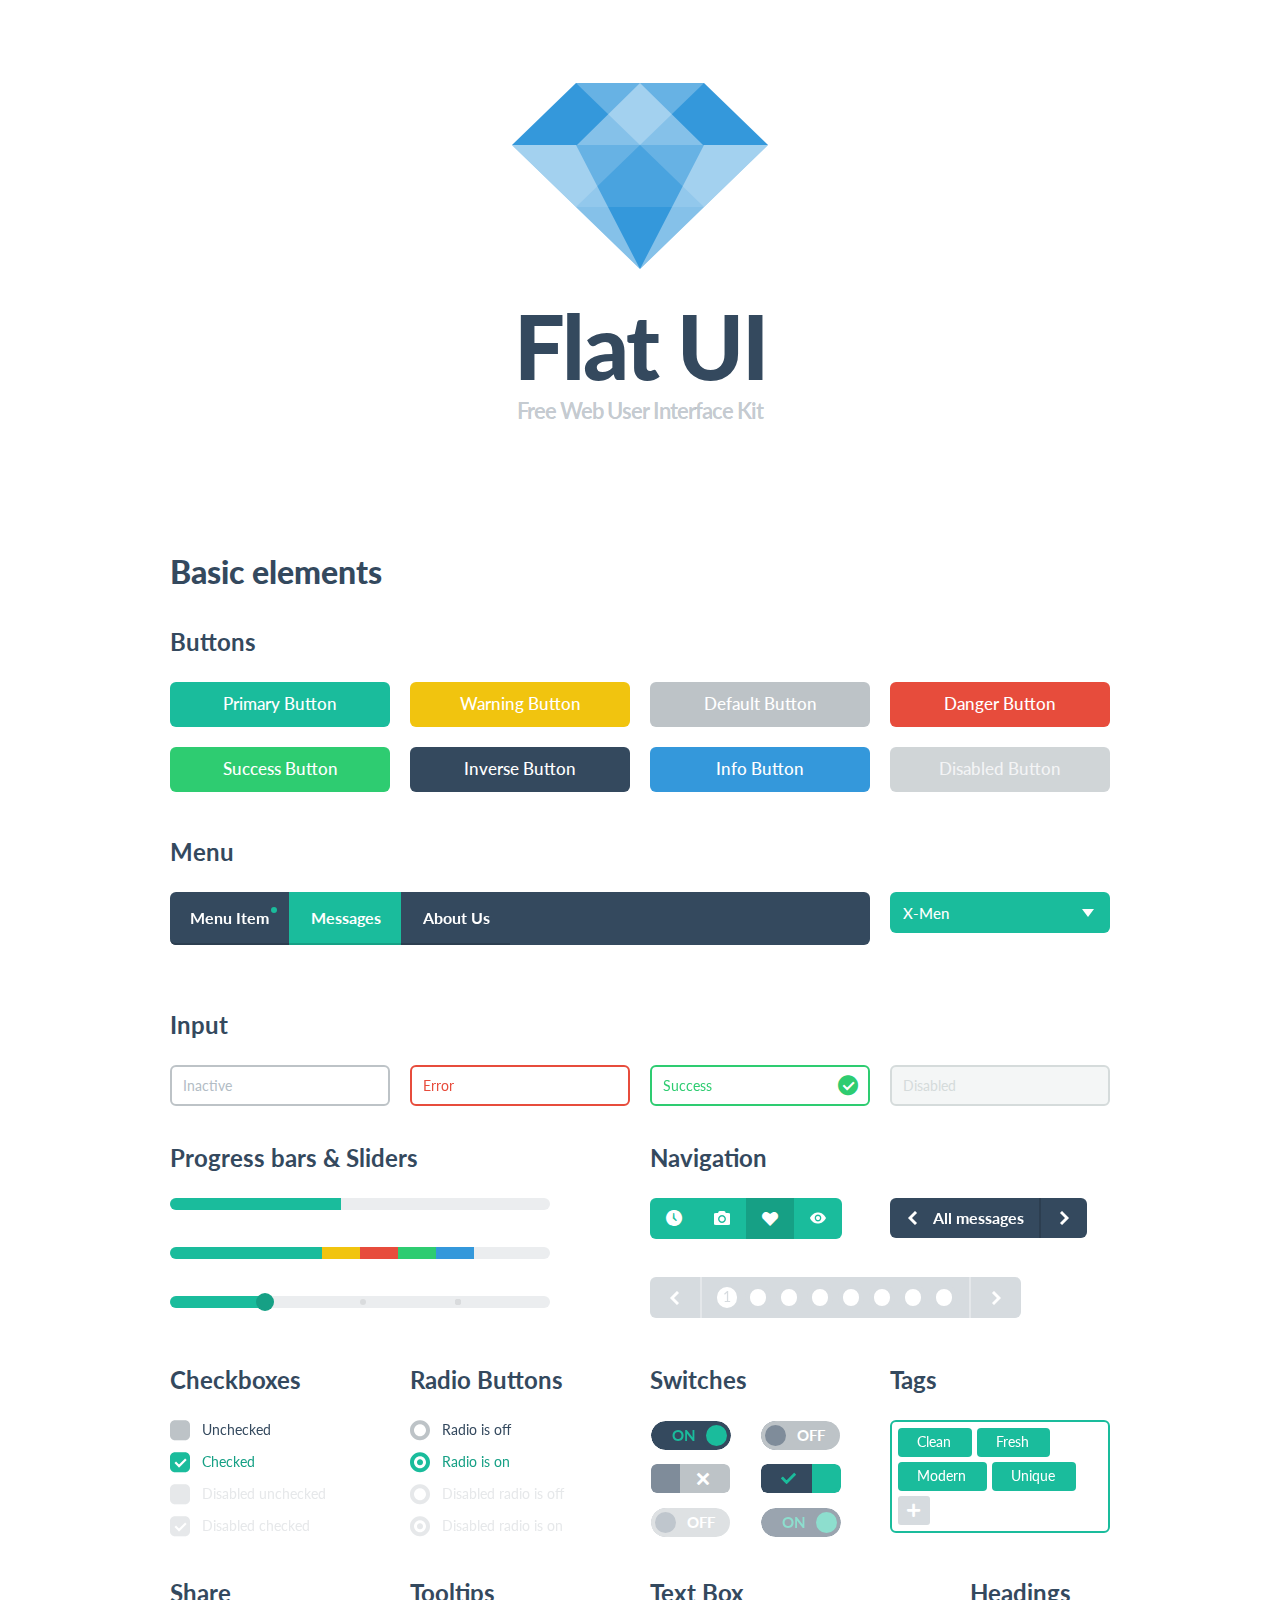
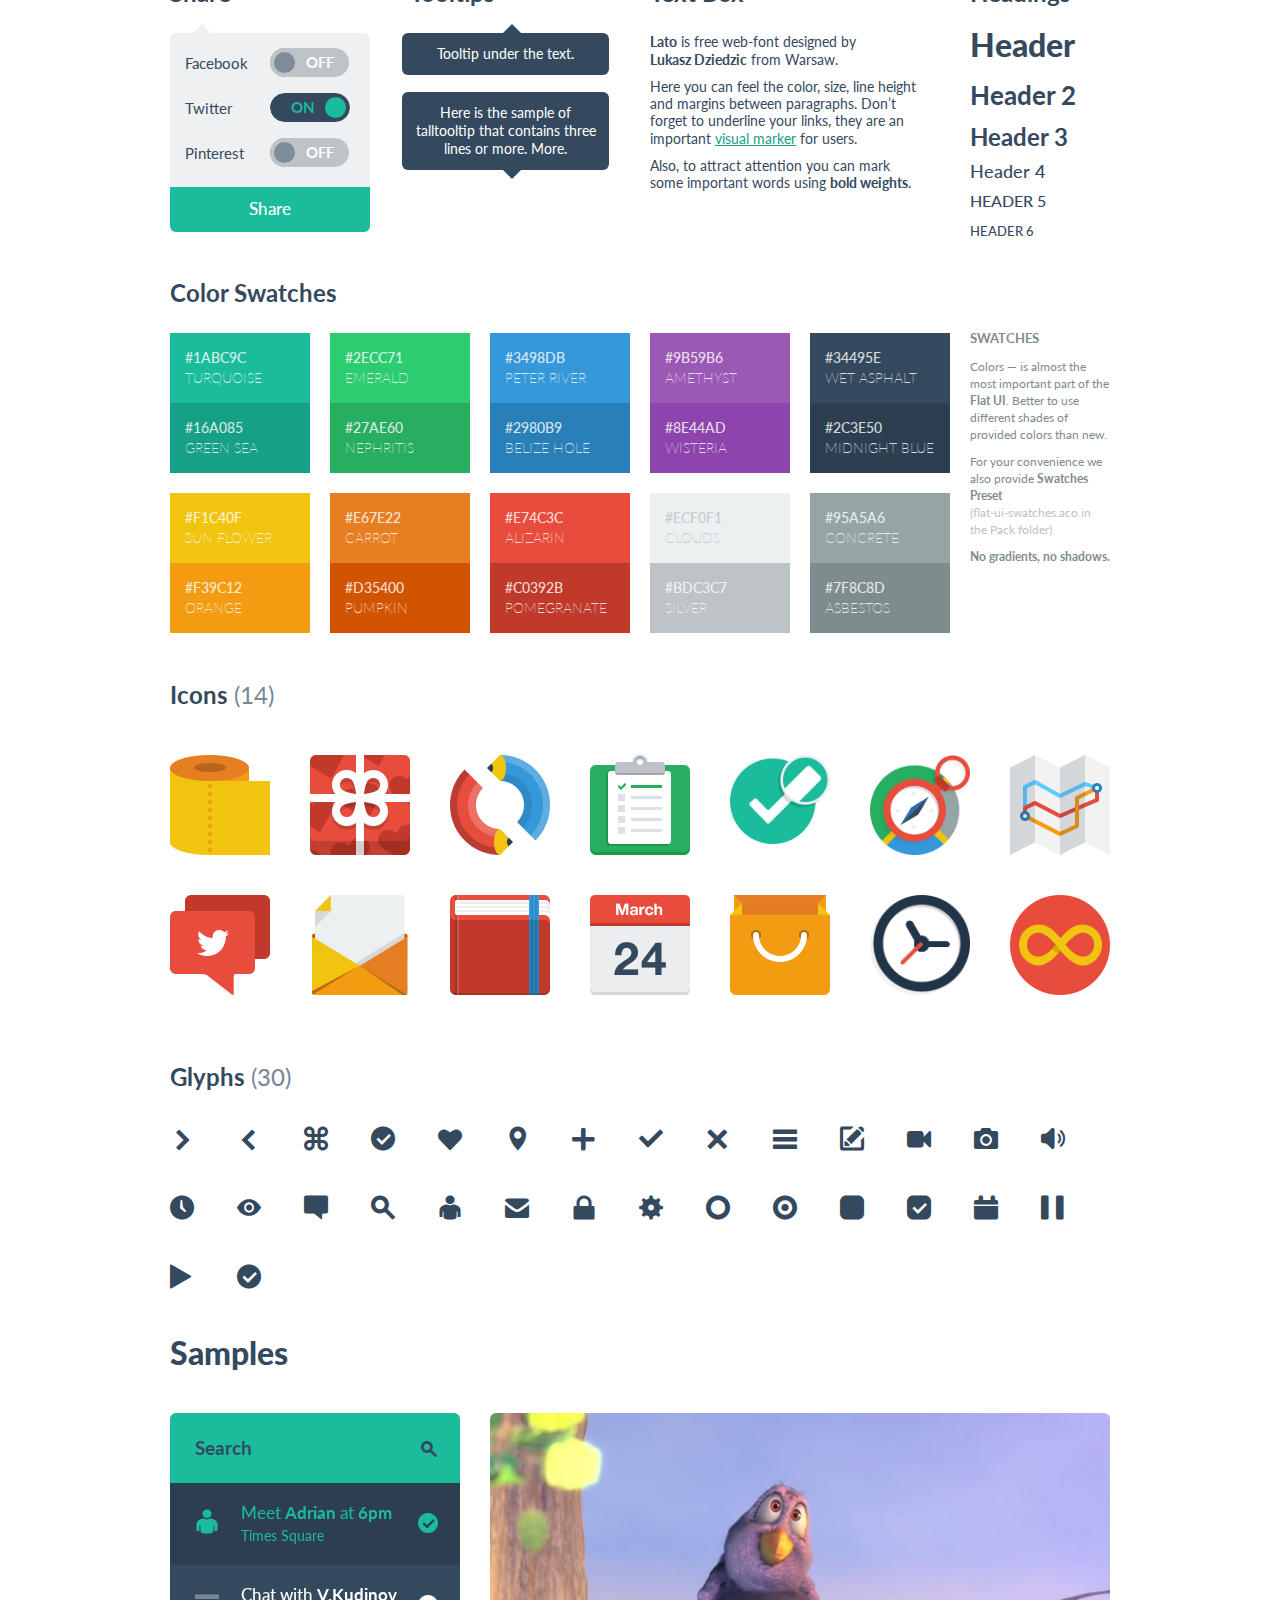
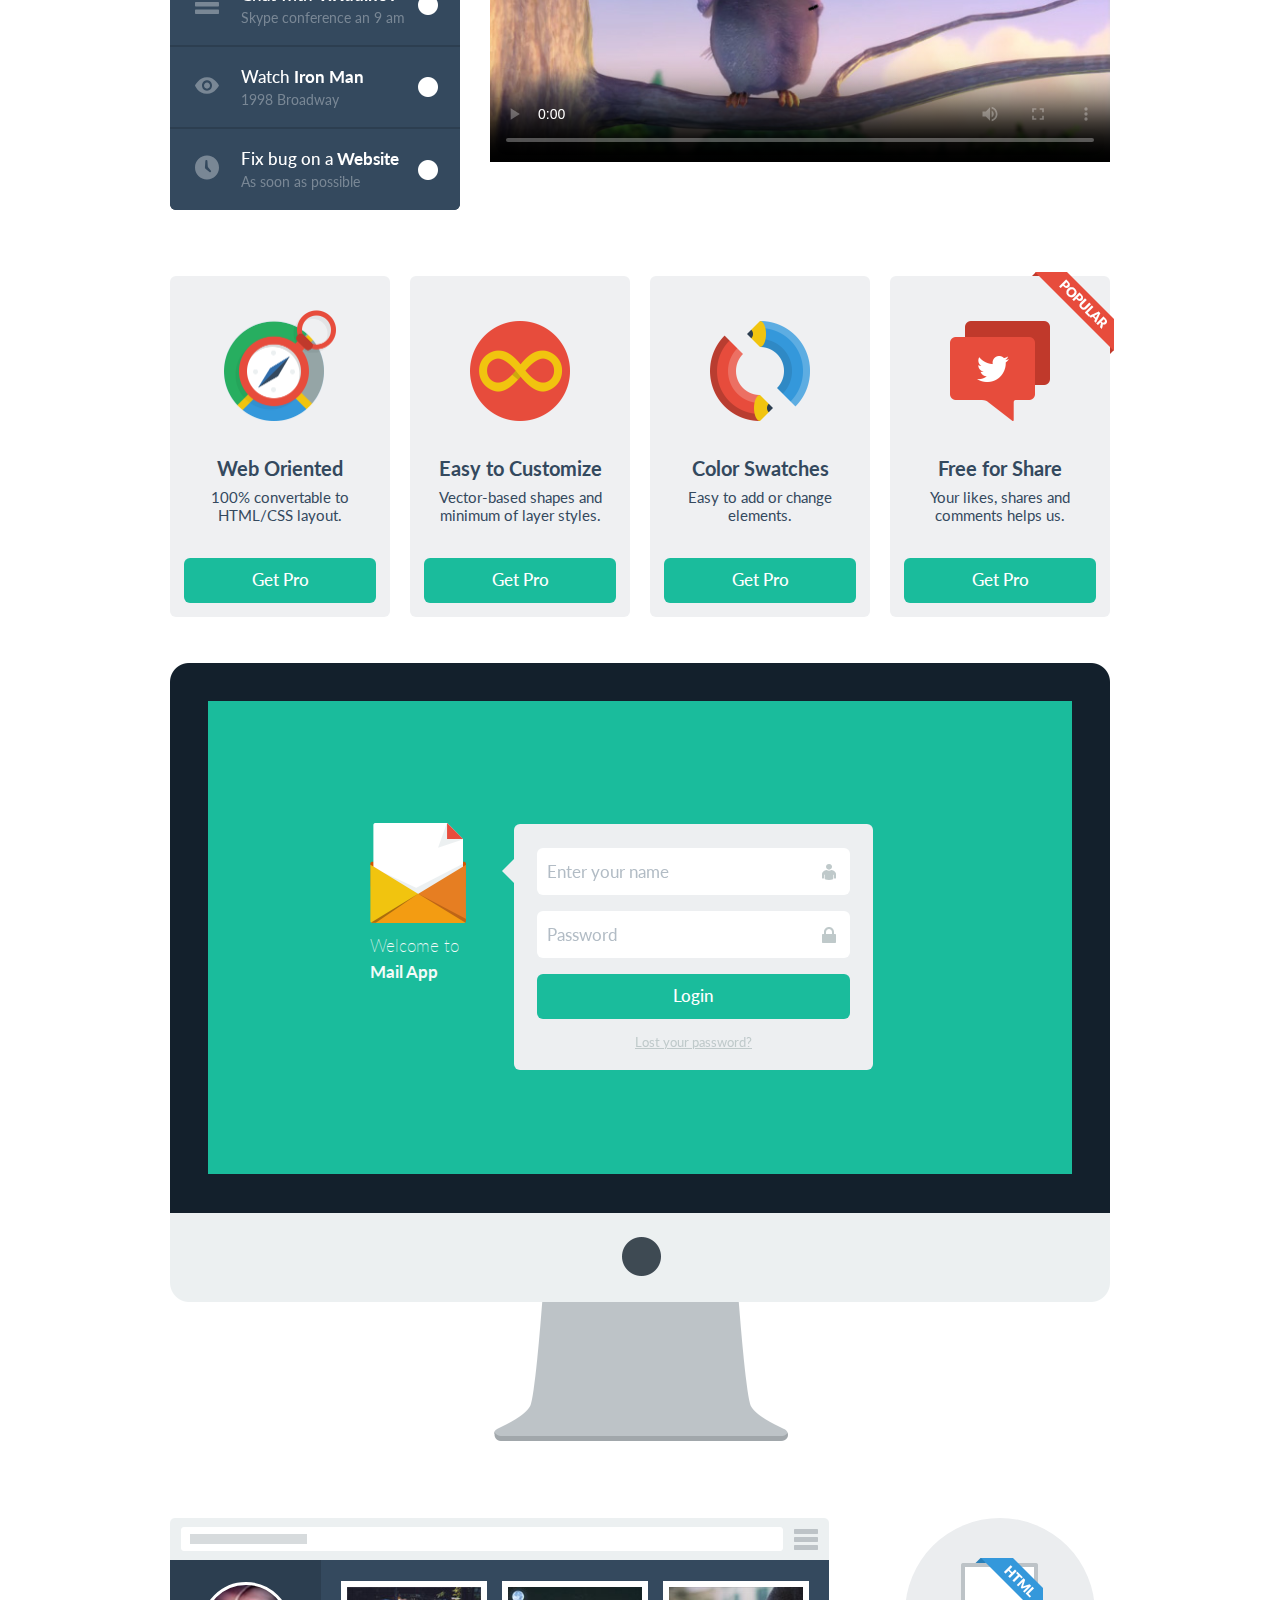
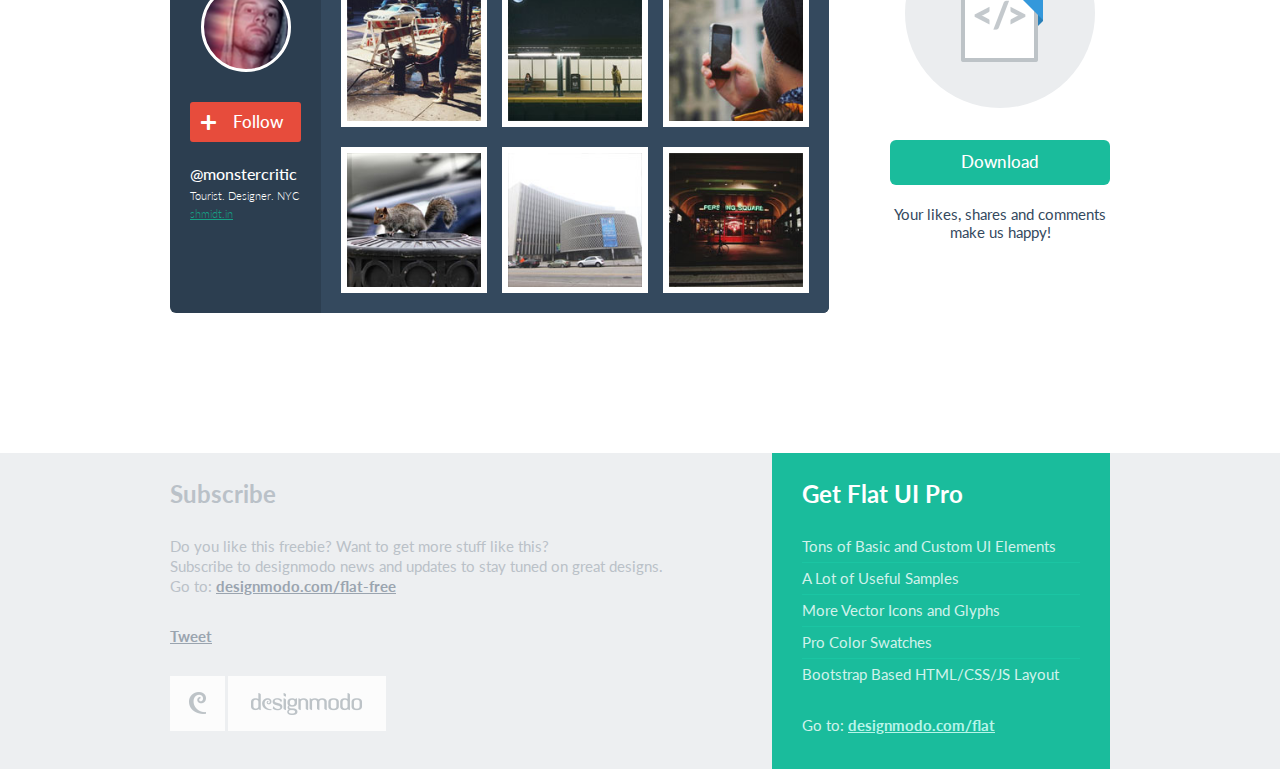
<file: Flat-UI-master/index.html>
<!DOCTYPE html>
<html lang="en">
  <head>
    <meta charset="utf-8">
    <title>Flat UI Kit - HTML/PSD Design Framework</title>
    <meta name="viewport" content="width=device-width, initial-scale=1.0">

    <!-- Loading Bootstrap -->
    <link href="bootstrap/css/bootstrap.css" rel="stylesheet">

    <!-- Loading Flat UI -->
    <link href="css/flat-ui.css" rel="stylesheet">

    <link rel="shortcut icon" href="images/favicon.ico">

    <!-- HTML5 shim, for IE6-8 support of HTML5 elements. All other JS at the end of file. -->
    <!--[if lt IE 9]>
      <script src="js/html5shiv.js"></script>
    <![endif]-->
  </head>
  <body>
    <div class="container">
      <div class="demo-headline">
        <h1 class="demo-logo">
          <div class="logo"></div>
          Flat UI
          <small>Free Web User Interface Kit</small>
        </h1>
      </div> <!-- /demo-headline -->

      <h1>Basic elements</h1>
      <h3 class="demo-panel-title">Buttons</h3>

      <div class="row demo-row">
        <div class="span3">
          <a href="#fakelink" class="btn btn-large btn-block btn-primary">Primary Button</a>
        </div>
        <div class="span3">
          <a href="#fakelink" class="btn btn-large btn-block btn-warning">Warning Button</a>
        </div>
        <div class="span3">
          <a href="#fakelink" class="btn btn-block btn-large">Default Button</a>
        </div>
        <div class="span3">
          <a href="#fakelink" class="btn btn-large btn-block btn-danger">Danger Button</a>
        </div>
      </div> <!-- /row -->

      <div class="row demo-row">
        <div class="span3">
          <a href="#fakelink" class="btn btn-large btn-block btn-success">Success Button</a>
        </div>
        <div class="span3">
          <a href="#fakelink" class="btn btn-large btn-block btn-inverse">Inverse Button</a>
        </div>
        <div class="span3">
          <a href="#fakelink" class="btn btn-large btn-block btn-info">Info Button</a>
        </div>
        <div class="span3">
          <a href="#fakelink" class="btn btn-large btn-block disabled">Disabled Button</a>
        </div>
      </div> <!-- /row -->

      <h3 class="demo-panel-title">Menu</h3>
      <div class="row demo-row">
        <div class="span9">
          <div class="navbar navbar-inverse">
            <div class="navbar-inner">
              <div class="container">
                <button type="button" class="btn btn-navbar" data-toggle="collapse" data-target="#nav-collapse-01"></button>
                <div class="nav-collapse collapse" id="nav-collapse-01">
                  <ul class="nav">
                    <li>
                      <a href="#fakelink">
                        Menu Item
                        <span class="navbar-unread">1</span>
                      </a>
                    </li>
                    <li class="active">
                      <a href="#fakelink">
                        Messages
                        <span class="navbar-unread">1</span>
                      </a>
                      <ul>
                        <li><a href="#fakelink">Element One</a></li>
                        <li>
                          <a href="#fakelink">Sub menu</a>
                          <ul>
                            <li><a href="#fakelink">Element One</a></li>
                            <li><a href="#fakelink">Element Two</a></li>
                            <li><a href="#fakelink">Element Three</a></li>
                          </ul> <!-- /Sub menu -->
                        </li>
                        <li><a href="#fakelink">Element Three</a></li>
                      </ul> <!-- /Sub menu -->
                    </li>
                    <li>
                      <a href="#fakelink">
                        About Us
                      </a>
                    </li>
                  </ul>
                </div><!--/.nav -->
              </div>
            </div>
          </div>
        </div>
        <div class="span3">
          <select name="herolist" value="X-Men" class="select-block span3">
            <option value="0">Choose hero</option>
            <option value="1">Spider Man</option>
            <option value="2">Wolverine</option>
            <option value="3">Captain America</option>
            <option value="X-Men" selected="selected">X-Men</option>
            <option value="Crocodile">Crocodile</option>
          </select>
        </div>
      </div> <!-- /row -->

      <h3 class="demo-panel-title">Input</h3>
      <div class="row">
        <div class="span3">
          <input type="text" value="" placeholder="Inactive" class="span3" />
        </div>
        <div class="span3">
          <div class="control-group error">
            <input type="text" value="Error" class="span3" />
          </div>
        </div>
        <div class="span3">
          <div class="control-group success">
            <input type="text" value="Success" class="span3" />
            <i class="input-icon fui-check-inverted"></i>
          </div>
        </div>
        <div class="span3">
          <input type="text" value="Disabled" disabled="disabled" class="span3" />
        </div>
      </div> <!-- /row -->

      <div class="row">
        <div class="span5">
          <h3 class="demo-panel-title">Progress bars &amp; Sliders</h3>
          <div class="progress">
            <div class="bar" style="width: 45%;"></div>
          </div>
          <br/>
          <div class="progress">
            <div class="bar" style="width: 40%;"></div>
            <div class="bar bar-warning" style="width: 10%;"></div>
            <div class="bar bar-danger" style="width: 10%;"></div>
            <div class="bar bar-success" style="width: 10%;"></div>
            <div class="bar bar-info" style="width: 10%;"></div>
          </div>
          <br/>
          <div id="slider" class="ui-slider">
            <div class="ui-slider-segment"></div>
            <div class="ui-slider-segment"></div>
            <div class="ui-slider-segment"></div>
          </div>
        </div> <!-- /sliders -->

        <div class="span6 offset1">
          <h3 class="demo-panel-title">Navigation</h3>
          <div class="row demo-navigation">
            <div class="span3">
              <div class="btn-toolbar">
                <div class="btn-group">
                  <a class="btn btn-primary" href="#fakelink"><i class="fui-time"></i></a>
                  <a class="btn btn-primary" href="#fakelink"><i class="fui-photo"></i></a>
                  <a class="btn btn-primary active" href="#fakelink"><i class="fui-heart"></i></a>
                  <a class="btn btn-primary" href="#fakelink"><i class="fui-eye"></i></a>
                </div>
              </div> <!-- /toolbar -->
            </div>
            <div class="span3 demo-pager">
              <ul class="pager">
                <li class="previous">
                  <a href="#fakelink">
                    <i class="fui-arrow-left"></i>
                    <span>All messages</span>
                  </a>
                </li>
                <li class="next">
                  <a href="#fakelink">
                    <i class="fui-arrow-right"></i>
                  </a>
                </li>
              </ul> <!-- /pager -->
            </div>
          </div> <!-- /demo-navigation -->

          <div class="pagination">
            <ul>
              <li class="previous"><a href="#fakelink" class="fui-arrow-left"></a></li>
              <li class="active"><a href="#fakelink">1</a></li>
              <li><a href="#fakelink">2</a></li>
              <li><a href="#fakelink">3</a></li>
              <li><a href="#fakelink">4</a></li>
              <li><a href="#fakelink">5</a></li>
              <li><a href="#fakelink">6</a></li>
              <li><a href="#fakelink">7</a></li>
              <li><a href="#fakelink">8</a></li>
              <li class="next"><a href="#fakelink" class="fui-arrow-right"></a></li>
            </ul>
          </div> <!-- /pagination -->
        </div> <!-- /navigation -->
      </div> <!-- /row -->

      <div class="row">
        <div class="span3">
          <h3 class="demo-panel-title">Checkboxes</h3>
          <label class="checkbox" for="checkbox1">
            <input type="checkbox" value="" id="checkbox1" data-toggle="checkbox">
            Unchecked
          </label>
          <label class="checkbox" for="checkbox2">
            <input type="checkbox" checked="checked" value="" id="checkbox2" data-toggle="checkbox" checked="">
            Checked
          </label>
          <label class="checkbox" for="checkbox3">
            <input type="checkbox" value="" id="checkbox3" data-toggle="checkbox" disabled="">
            Disabled unchecked
          </label>
          <label class="checkbox" for="checkbox4">
            <input type="checkbox" checked="checked" value="" id="checkbox4" data-toggle="checkbox" disabled="" checked="">
            Disabled checked
          </label>
        </div> <!-- /checkboxes span3 -->

        <div class="span3">
          <h3 class="demo-panel-title">Radio Buttons</h3>
          <label class="radio">
            <input type="radio" name="optionsRadios" id="optionsRadios1" value="option1" data-toggle="radio">
            Radio is off
          </label>
          <label class="radio">
            <input type="radio" name="optionsRadios" id="optionsRadios2" value="option1" data-toggle="radio" checked="">
            Radio is on
          </label>

          <label class="radio">
            <input type="radio" name="optionsRadiosDisabled" id="optionsRadios3" value="option2" data-toggle="radio" disabled="">
            Disabled radio is off
          </label>
          <label class="radio">
            <input type="radio" name="optionsRadiosDisabled" id="optionsRadios4" value="option2" data-toggle="radio" checked="" disabled="">
            Disabled radio is on
          </label>
        </div> <!-- /radios span3 -->

        <div class="span3">
          <h3 class="demo-panel-title">Switches</h3>

          <table width="100%">
            <tr>
              <td width="50%" class="pbm">
                <input type="checkbox" checked="" data-toggle="switch" />
              </td>

              <td class="pbm">
                <input type="checkbox" data-toggle="switch" />
              </td>
            </tr>
            <tr>
              <td class="pbm">
                <div class="switch switch-square"
                  data-on-label="<i class='fui-check'></i>"
                  data-off-label="<i class='fui-cross'></i>">
                  <input type="checkbox" />
                </div>
              </td>

              <td class="pbm">
                <div class="switch switch-square"
                  data-on-label="<i class='fui-check'></i>"
                  data-off-label="<i class='fui-cross'></i>">
                  <input type="checkbox" checked="" />
                </div>
              </td>
            </tr>
            <tr>
              <td>
                <input type="checkbox" disabled data-toggle="switch" />
              </td>

              <td>
                <input type="checkbox" checked disabled data-toggle="switch" />
              </td>
            </tr>
          </table>
        </div> <!-- /toggles span3 -->

        <div class="span3">
          <h3 class="demo-panel-title">Tags</h3>
          <input name="tagsinput" id="tagsinput" class="tagsinput" value="Clean,Fresh,Modern,Unique" />
        </div>
      </div> <!-- /row -->

      <div class="row">
        <div class="span3">
          <h3 class="demo-panel-title">Share</h3>
          <div class="share mrl">
            <ul>
              <li>
                <label class="share-label" for="share-toggle2">Facebook</label>
                <input type="checkbox" data-toggle="switch" />
              </li>
              <li>
                <label class="share-label" for="share-toggle4">Twitter</label>
                <input type="checkbox" checked="" data-toggle="switch" />
              </li>
              <li>
                <label class="share-label" for="share-toggle6">Pinterest</label>
                <input type="checkbox" data-toggle="switch" />
              </li>
            </ul>
            <a href="#" class="btn btn-primary btn-block btn-large">Share</a>
          </div> <!-- /share -->
        </div>

        <div class="span3">
          <div class="demo-tooltips">
            <h3 class="demo-panel-title">Tooltips</h3>
            <p align="center" data-toggle="tooltip" data-placement="bottom" title="Tooltip under the text."></p>
            <p align="center" data-toggle="tooltip" title="Here is the sample of talltooltip that contains three lines or more. More."></p>
          </div>
        </div> <!-- /span3 with tooltips -->

        <div class="span4">
          <div class="demo-text-box prl">
            <h3 class="demo-panel-title">Text Box</h3>
            <p><strong>Lato</strong> is free web-font designed by <strong>Lukasz&nbsp;Dziedzic</strong> from Warsaw.</p>
            <p>Here you can feel the color, size, line height and margins between paragraphs. Don’t forget to underline 
              your links, they are an important <a href="#">visual marker</a> for users.</p>
            <p>Also, to attract attention you can mark some&nbsp;important words using <strong>bold weights</strong>.</p>
          </div>
        </div> <!-- /text box -->

        <div class="span2">
          <h3 class="demo-panel-title demo-headings">Headings</h3>
          <h1>Header</h1>
          <h2>Header 2</h2>
          <h3>Header 3</h3>
          <h4>Header 4</h4>
          <h5>Header 5</h5>
          <h6>Header 6</h6>
        </div> <!-- /headings -->
      </div> <!-- /row -->

      <h3 class="demo-panel-title">Color Swatches</h3>
      <div class="row">
        <div class="span10">          
          <div class="row mbl">
            <div class="span2">
              <dl class="palette palette-turquoise">
                <dt>#1abc9c</dt>
                <dd>Turquoise</dd>
              </dl>
              <dl class="palette palette-green-sea">
                <dt>#16a085</dt>
                <dd>Green sea</dd>
              </dl>
            </div>

            <div class="span2">
              <dl class="palette palette-emerald">
                <dt>#2ecc71</dt>
                <dd>Emerald</dd>
              </dl>
              <dl class="palette palette-nephritis">
                <dt>#27ae60</dt>
                <dd>Nephritis</dd>
              </dl>
            </div>

            <div class="span2">
              <dl class="palette palette-peter-river">
                <dt>#3498db</dt>
                <dd>Peter river</dd>
              </dl>
              <dl class="palette palette-belize-hole">
                <dt>#2980b9</dt>
                <dd>Belize hole</dd>
              </dl>
            </div>

            <div class="span2">
              <dl class="palette palette-amethyst">
                <dt>#9b59b6</dt>
                <dd>Amethyst</dd>
              </dl>
              <dl class="palette palette-wisteria">
                <dt>#8e44ad</dt>
                <dd>Wisteria</dd>
              </dl>
            </div>

            <div class="span2">
              <dl class="palette palette-wet-asphalt">
                <dt>#34495e</dt>
                <dd>Wet asphalt</dd>
              </dl>
              <dl class="palette palette-midnight-blue">
                <dt>#2c3e50</dt>
                <dd>Midnight blue</dd>
              </dl>
            </div>
          </div> <!-- /color swatches -->

          <div class="row mbl">
            <div class="span2">
              <dl class="palette palette-sun-flower">
                <dt>#f1c40f</dt>
                <dd>Sun flower</dd>
              </dl>
              <dl class="palette palette-orange">
                <dt>#f39c12</dt>
                <dd>Orange</dd>
              </dl>
            </div>

            <div class="span2">
              <dl class="palette palette-carrot">
                <dt>#e67e22</dt>
                <dd>Carrot</dd>
              </dl>
              <dl class="palette palette-pumpkin">
                <dt>#d35400</dt>
                <dd>Pumpkin</dd>
              </dl>
            </div>

            <div class="span2">
              <dl class="palette palette-alizarin">
                <dt>#e74c3c</dt>
                <dd>Alizarin</dd>
              </dl>
              <dl class="palette palette-pomegranate">
                <dt>#c0392b</dt>
                <dd>Pomegranate</dd>
              </dl>
            </div>

            <div class="span2">
              <dl class="palette palette-clouds">
                <dt>#ecf0f1</dt>
                <dd>Clouds</dd>
              </dl>
              <dl class="palette palette-silver">
                <dt>#bdc3c7</dt>
                <dd>Silver</dd>
              </dl>
            </div>

            <div class="span2">
              <dl class="palette palette-concrete">
                <dt>#95a5a6</dt>
                <dd>Concrete</dd>
              </dl>
              <dl class="palette palette-asbestos">
                <dt>#7f8c8d</dt>
                <dd>Asbestos</dd>
              </dl>
            </div>
          </div> <!-- /color swatches -->
        </div>

        <div class="span2">
          <h6 class="palette-headline">SWATCHES</h6>
          <p class="palette-paragraph">
            Colors &mdash; is almost the most important part of the <strong>Flat UI</strong>. Better to use different shades of provided colors than new.
          </p>
          <p class="palette-paragraph">
            For your convenience we also provide <strong>Swatches Preset</strong> <span>(flat&#8209;ui&#8209;swatches.aco in the Pack folder).</span>
          </p>
          <p class="palette-paragraph">
            <strong>No gradients, no shadows.</strong>
          </p>
        </div> <!-- /swatches desc -->
      </div> <!-- /swatches row -->

      <h3 class="demo-panel-title">Icons <small>(14)</small></h3>
      <div class="demo-illustrations">
        <div class="demo-content">
          <div><img src="images/icons/Toilet-Paper@2x.png" alt="Toilet-Paper"></div>          
          <div><img src="images/icons/Gift-Box@2x.png" alt="Gift-Box"></div>
          <div><img src="images/icons/Pensils@2x.png" alt="Pensils"></div>
          <div><img src="images/icons/Clipboard@2x.png" alt="Clipboard"></div>
          <div><img src="images/icons/Retina-Ready@2x.png" alt="Retina-Ready"></div>
          <div><img src="images/icons/Compas@2x.png" alt="Compas"></div>
          <div><img src="images/icons/Map@2x.png" alt="Map"></div>
          <div><img src="images/icons/Chat@2x.png" alt="Chat"></div>
          <div><img src="images/icons/Mail@2x.png" alt="Mail"></div>
          <div><img src="images/icons/Book@2x.png" alt="Book"></div>
          <div><img src="images/icons/Calendar@2x.png" alt="Calendar"></div>
          <div><img src="images/icons/Pocket@2x.png" alt="Pocket"></div>
          <div><img src="images/icons/Watches@2x.png" alt="Watches"></div>
          <div><img src="images/icons/Infinity-Loop@2x.png" alt="Infinity-Loop"></div>
        </div>
      </div>


      <h3 class="demo-panel-title">Glyphs <small>(30)</small></h3>
      <div class="demo-icons">        
        <div class="demo-content">
          <span class="fui-arrow-right"></span>
          <span class="fui-arrow-left"></span>
          <span class="fui-cmd"></span>
          <span class="fui-check-inverted"></span>
          <span class="fui-heart"></span>
          <span class="fui-location"></span>
          <span class="fui-plus"></span>
          <span class="fui-check"></span>
          <span class="fui-cross"></span>
          <span class="fui-list"></span>
          <span class="fui-new"></span>
          <span class="fui-video"></span>
          <span class="fui-photo"></span>
          <span class="fui-volume"></span>
          <span class="fui-time"></span>
          <span class="fui-eye"></span>
          <span class="fui-chat"></span>
          <span class="fui-search"></span>
          <span class="fui-user"></span>
          <span class="fui-mail"></span>
          <span class="fui-lock"></span>
          <span class="fui-gear"></span>
          <span class="fui-radio-unchecked"></span>
          <span class="fui-radio-checked"></span>
          <span class="fui-checkbox-unchecked"></span>
          <span class="fui-checkbox-checked"></span>
          <span class="fui-calendar-solid"></span>
          <span class="fui-pause"></span>
          <span class="fui-play"></span>
          <span class="fui-check-inverted-2"></span>
        </div>
      </div> <!-- /icon font row -->

      <h1 class="mbl pbl">Samples</h1>
      <div class="row demo-samples">
        <div class="span4">
          <div class="todo mrm">
            <div class="todo-search">
              <input class="todo-search-field" type="search" value="" placeholder="Search" />
            </div>
            <ul>
              <li class="todo-done">
                <div class="todo-icon fui-user"></div>
                <div class="todo-content">
                  <h4 class="todo-name">
                    Meet <strong>Adrian</strong> at <strong>6pm</strong>
                  </h4>
                  Times Square
                </div>
              </li>

              <li>
                <div class="todo-icon fui-list"></div>
                <div class="todo-content">
                  <h4 class="todo-name">
                    Chat with <strong>V.Kudinov</strong>
                  </h4>
                  Skype conference an 9 am
                </div>
              </li>

              <li>
                <div class="todo-icon fui-eye"></div>
                <div class="todo-content">
                  <h4 class="todo-name">
                    Watch <strong>Iron Man</strong>
                  </h4>
                  1998 Broadway
                </div>
              </li>

              <li>
                <div class="todo-icon fui-time"></div>
                <div class="todo-content">
                  <h4 class="todo-name">
                    Fix bug on a <strong>Website</strong>
                  </h4>
                  As soon as possible
                </div>
              </li>
            </ul>
          </div>
        </div> <!-- /todo list -->

        <div class="span8 demo-video">
          <!--[if !IE]> -->
            <video class="video-js" controls
              preload="auto" width="620" height="349" poster="images/video/poster.jpg" data-setup="{}">
              <source src="http://iurevych.github.com/Flat-UI-videos/big_buck_bunny.mp4" type="video/mp4">
              <source src="http://iurevych.github.com/Flat-UI-videos/big_buck_bunny.webm" type="video/webm">
            </video>
          <!-- <![endif]-->

          <!--[if IE]>
            <video class="video-js" controls
              preload="auto" width="620" height="256" poster="http://video-js.zencoder.com/oceans-clip.jpg" data-setup="{}">
              <source src="http://video-js.zencoder.com/oceans-clip.mp4" type='video/mp4'/>
              <source src="http://video-js.zencoder.com/oceans-clip.webm" type='video/webm'/>
            </video>
          <![endif]-->
        </div> <!-- /video -->
      </div>

      <div class="row demo-tiles">
        <div class="span3">
          <div class="tile">
            <img src="images/icons/Compas@2x.png" alt="Compas@2x" class="tile-image big-illustration">
            <h3 class="tile-title">Web Oriented</h3>
            <p>100% convertable to HTML/CSS layout.</p>
            <a class="btn btn-primary btn-large btn-block" href="http://designmodo.com/flat">Get Pro</a>
          </div>
        </div>

        <div class="span3">
          <div class="tile">
            <img src="images/icons/Infinity-Loop@2x.png" alt="Infinity-Loop@2x" class="tile-image">
            <h3 class="tile-title">Easy to Customize</h3>
            <p>Vector-based shapes and minimum of layer styles.</p>
            <a class="btn btn-primary btn-large btn-block" href="http://designmodo.com/flat">Get Pro</a>
          </div>
        </div>

        <div class="span3">
          <div class="tile">
            <img src="images/icons/Pensils@2x.png" alt="Pensils@2x" class="tile-image">
            <h3 class="tile-title">Color Swatches</h3>
            <p>Easy to add or change elements. </p>
            <a class="btn btn-primary btn-large btn-block" href="http://designmodo.com/flat">Get Pro</a>
          </div>
        </div>

        <div class="span3">
          <div class="tile tile-hot">
            <img src="images/icons/Chat@2x.png" alt="Chat@2x" class="tile-image">
            <h3 class="tile-title">Free for Share</h3>
            <p>Your likes, shares and comments helps us.</p>
            <a class="btn btn-primary btn-large btn-block" href="http://designmodo.com/flat">Get Pro</a>
          </div>

        </div>
      </div> <!-- /tiles -->

      <div class="login">
        <div class="login-screen">
          <div class="login-icon">
            <img src="images/login/icon.png" alt="Welcome to Mail App" />
            <h4>Welcome to <small>Mail App</small></h4>
          </div>

          <div class="login-form">
            <div class="control-group">
              <input type="text" class="login-field" value="" placeholder="Enter your name" id="login-name" />
              <label class="login-field-icon fui-user" for="login-name"></label>
            </div>

            <div class="control-group">
              <input type="password" class="login-field" value="" placeholder="Password" id="login-pass" />
              <label class="login-field-icon fui-lock" for="login-pass"></label>
            </div>

            <a class="btn btn-primary btn-large btn-block" href="#">Login</a>
            <a class="login-link" href="#">Lost your password?</a>
          </div>
        </div>
      </div>

      <div class="row">
        <div class="span9">
          <div class="demo-browser">
            <div class="demo-browser-side">
              <div class="demo-browser-author"></div>
              <div class="demo-browser-action">
                <a class="btn btn-danger btn-large btn-block" href="http://twitter.com/monstercritic" target="_blank">
                  Follow
                </a>
              </div>
              <h5>@monstercritic</h5>
              <h6>
                Tourist. Designer. NYC
                <a href="http://shmidt.in" target="_blank">shmidt.in</a>
              </h6>
            </div>
            <div class="demo-browser-content">
              <img src="images/demo/browser-pic-1.jpg" alt="" />
              <img src="images/demo/browser-pic-2.jpg" alt="" />
              <img src="images/demo/browser-pic-3.jpg" alt="" />
              <img src="images/demo/browser-pic-4.jpg" alt="" />
              <img src="images/demo/browser-pic-5.jpg" alt="" />
              <img src="images/demo/browser-pic-6.jpg" alt="" />
            </div>
          </div>
        </div>

        <div class="span3">
          <div class="demo-download">
            <img src="images/demo/html-icon.png" src="Free PSD" />
          </div>

          <a href="https://github.com/designmodo/Flat-UI/archive/master.zip" class="btn btn-primary btn-large btn-block">Download</a>

          <p class="demo-download-text">Your likes, shares and comments make us happy!</p>
        </div>
      </div> <!-- /download area -->

    </div> <!-- /container -->

    <footer>
      <div class="container">
        <div class="row">
          <div class="span7">
            <h3 class="footer-title">Subscribe</h3>
            <p>Do you like this freebie? Want to get more stuff like this?<br/>
              Subscribe to designmodo news and updates to stay tuned on great designs.<br/>
              Go to: <a href="http://designmodo.com/flat-free" target="_blank">designmodo.com/flat-free</a>
            </p>

            <p class="pvl">
              <a href="https://twitter.com/share" class="twitter-share-button" data-url="http://designmodo.com/flat-free/" data-text="Flat UI Free - PSD&amp;HTML User Interface Kit" data-via="designmodo" data-size="large">Tweet</a>
              <script>!function(d,s,id){var js,fjs=d.getElementsByTagName(s)[0];if(!d.getElementById(id)){js=d.createElement(s);js.id=id;js.src="//platform.twitter.com/widgets.js";fjs.parentNode.insertBefore(js,fjs);}}(document,"script","twitter-wjs");</script>
            </p>

            <a class="footer-brand" href="http://designmodo.com" target="_blank">
              <img src="images/footer/logo.png" alt="Designmodo.com" />
            </a>
          </div> <!-- /span8 -->

          <div class="span5">
            <div class="footer-banner">
              <h3 class="footer-title">Get Flat UI Pro</h3>
              <ul>
                <li>Tons of Basic and Custom UI Elements</li>
                <li>A Lot of Useful Samples</li>
                <li>More Vector Icons and Glyphs</li>
                <li>Pro Color Swatches</li>
                <li>Bootstrap Based HTML/CSS/JS Layout</li>
              </ul>
              Go to: <a href="http://designmodo.com/flat" target="_blank">designmodo.com/flat</a>
            </div>
          </div>
        </div>
      </div>
    </footer>
    
    <!-- Load JS here for greater good =============================-->
    <script src="js/jquery-1.8.3.min.js"></script>
    <script src="js/jquery-ui-1.10.3.custom.min.js"></script>
    <script src="js/jquery.ui.touch-punch.min.js"></script>
    <script src="js/bootstrap.min.js"></script>
    <script src="js/bootstrap-select.js"></script>
    <script src="js/bootstrap-switch.js"></script>
    <script src="js/flatui-checkbox.js"></script>
    <script src="js/flatui-radio.js"></script>
    <script src="js/jquery.tagsinput.js"></script>
    <script src="js/jquery.placeholder.js"></script>
    <script src="js/jquery.stacktable.js"></script>
    <script src="http://vjs.zencdn.net/c/video.js"></script>
    <script src="js/application.js"></script>
  </body>
</html>
</file>
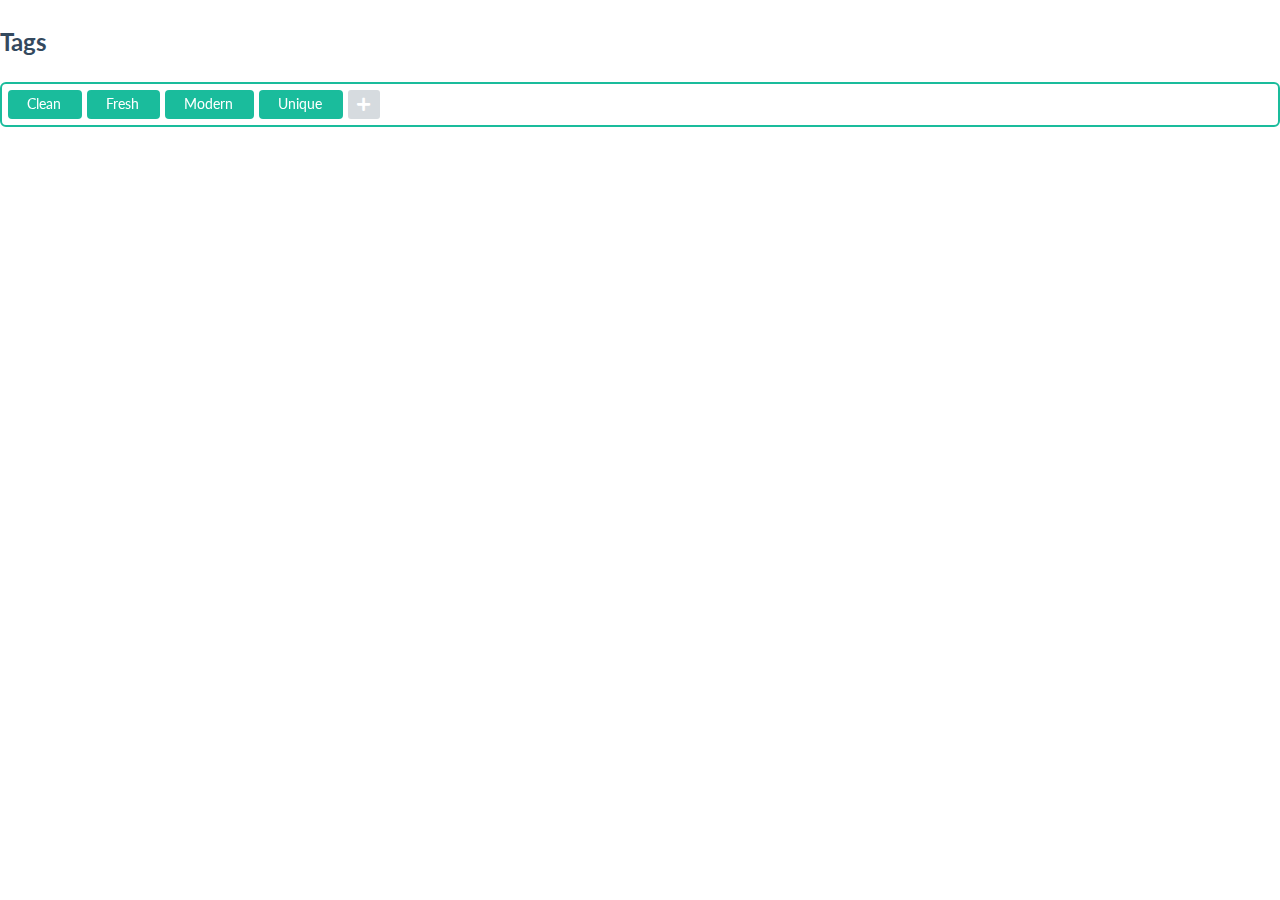
<file: Flat-UI-master/tags.html>
<!DOCTYPE html>
<html lang="en">
  <head>
    <meta charset="utf-8">
    <title>Flat UI Kit - HTML/PSD Design Framework</title>
    <meta name="viewport" content="width=device-width, initial-scale=1.0">

    <!-- Loading Bootstrap -->
    <link href="bootstrap/css/bootstrap.css" rel="stylesheet">

    <!-- Loading Flat UI -->
    <link href="css/flat-ui.css" rel="stylesheet">

    <link rel="shortcut icon" href="images/favicon.ico">

    <!-- HTML5 shim, for IE6-8 support of HTML5 elements. All other JS at the end of file. -->
    <!--[if lt IE 9]>
      <script src="js/html5shiv.js"></script>
    <![endif]-->
  </head>
  <body>


          <h3 class="demo-panel-title">Tags</h3>
          <input name="tagsinput" id="tagsinput" class="tagsinput" value="Clean,Fresh,Modern,Unique" />

  
    
    <!-- Load JS here for greater good =============================-->
    <script src="js/jquery-1.8.3.min.js"></script>
    <script src="js/jquery-ui-1.10.3.custom.min.js"></script>
    <script src="js/jquery.ui.touch-punch.min.js"></script>
    <script src="js/bootstrap.min.js"></script>
    <script src="js/bootstrap-select.js"></script>
    <script src="js/bootstrap-switch.js"></script>
    <script src="js/flatui-checkbox.js"></script>
    <script src="js/flatui-radio.js"></script>
    <script src="js/jquery.tagsinput.js"></script>
    <script src="js/jquery.placeholder.js"></script>
    <script src="js/jquery.stacktable.js"></script>
    <script src="http://vjs.zencdn.net/c/video.js"></script>
    <script src="js/application.js"></script>
  </body>
</html>
</file>
<file: Flat-UI-master/css/flat-ui.css>
@import url("https://fonts.googleapis.com/css?family=Lato:400,700,700italic,900,400italic,300");
@font-face {
  font-family: 'Flat-UI-Icons';
  src: url('../fonts/Flat-UI-Icons.eot');
  src: url('../fonts/Flat-UI-Icons.eot?#iefix') format('embedded-opentype'), url('../fonts/Flat-UI-Icons.woff') format('woff'), url('../fonts/Flat-UI-Icons.ttf') format('truetype'), url('../fonts/Flat-UI-Icons.svg#Flat-UI-Icons') format('svg');
  font-weight: normal;
  font-style: normal;
}
/* Use the following CSS code if you want to use data attributes for inserting your icons */
[data-icon]:before {
  font-family: 'Flat-UI-Icons';
  content: attr(data-icon);
  speak: none;
  font-weight: normal;
  font-variant: normal;
  text-transform: none;
  -webkit-font-smoothing: antialiased;
}
/* Use the following CSS code if you want to have a class per icon */
/*
Instead of a list of all class selectors,
you can use the generic selector below, but it's slower:
[class*="fui-"] {
*/
.fui-arrow-right,
.fui-arrow-left,
.fui-cmd,
.fui-check-inverted,
.fui-heart,
.fui-location,
.fui-plus,
.fui-check,
.fui-cross,
.fui-list,
.fui-new,
.fui-video,
.fui-photo,
.fui-volume,
.fui-time,
.fui-eye,
.fui-chat,
.fui-search,
.fui-user,
.fui-mail,
.fui-lock,
.fui-gear,
.fui-radio-unchecked,
.fui-radio-checked,
.fui-checkbox-unchecked,
.fui-checkbox-checked,
.fui-calendar-solid,
.fui-pause,
.fui-play,
.fui-check-inverted-2 {
  display: inline-block;
  font-family: 'Flat-UI-Icons';
  speak: none;
  font-style: normal;
  font-weight: normal;
  font-variant: normal;
  text-transform: none;
  -webkit-font-smoothing: antialiased;
}
.fui-arrow-right:before {
  content: "\e02c";
}
.fui-arrow-left:before {
  content: "\e02d";
}
.fui-cmd:before {
  content: "\e02f";
}
.fui-check-inverted:before {
  content: "\e006";
}
.fui-heart:before {
  content: "\e007";
}
.fui-location:before {
  content: "\e008";
}
.fui-plus:before {
  content: "\e009";
}
.fui-check:before {
  content: "\e00a";
}
.fui-cross:before {
  content: "\e00b";
}
.fui-list:before {
  content: "\e00c";
}
.fui-new:before {
  content: "\e00d";
}
.fui-video:before {
  content: "\e00e";
}
.fui-photo:before {
  content: "\e00f";
}
.fui-volume:before {
  content: "\e010";
}
.fui-time:before {
  content: "\e011";
}
.fui-eye:before {
  content: "\e012";
}
.fui-chat:before {
  content: "\e013";
}
.fui-search:before {
  content: "\e01c";
}
.fui-user:before {
  content: "\e01d";
}
.fui-mail:before {
  content: "\e01e";
}
.fui-lock:before {
  content: "\e01f";
}
.fui-gear:before {
  content: "\e024";
}
.fui-radio-unchecked:before {
  content: "\e02b";
}
.fui-radio-checked:before {
  content: "\e032";
}
.fui-checkbox-unchecked:before {
  content: "\e033";
}
.fui-checkbox-checked:before {
  content: "\e034";
}
.fui-calendar-solid:before {
  content: "\e022";
}
.fui-pause:before {
  content: "\e03b";
}
.fui-play:before {
  content: "\e03c";
}
.fui-check-inverted-2:before {
  content: "\e000";
}
/* 62px */
/* 52px */
/* 40px */
/* 29px */
/* 28px */
/* 24px */
.inline-block {
  display: inline-block;
  zoom: 1;
  *display: inline;
}
.clearfix {
  *zoom: 1;
}
.clearfix:before,
.clearfix:after {
  display: table;
  content: "";
}
.clearfix:after {
  clear: both;
}
.drop-ie-gradient {
  filter: unquote("progid:DXImageTransform.Microsoft.gradient(enabled = false)");
}
.dropdown-arrow-inverse {
  border-bottom-color: #34495e !important;
  border-top-color: #34495e !important;
}
.demo-headline {
  padding: 73px 0 110px;
  text-align: center;
}
.demo-logo {
  font-size: 90px;
  font-weight: 900;
  letter-spacing: -2px;
  line-height: 100px;
}
.demo-logo .logo {
  background: url(../images/demo/logo-mask.png) center 0 no-repeat;
  background-size: 256px 186px;
  height: 186px;
  margin: 0 auto 26px;
  overflow: hidden;
  text-indent: -9999em;
  width: 256px;
}
.demo-logo small {
  color: rgba(52, 73, 94, 0.30000000000000004);
  display: block;
  font-size: 22px;
  font-weight: 700;
  letter-spacing: -1px;
  padding-top: 5px;
}
.demo-row {
  margin-bottom: 20px;
}
.demo-panel-title {
  margin-bottom: 20px;
  padding-top: 20px;
}
.demo-panel-title small {
  color: #798795;
  font-size: inherit;
  font-weight: 400;
}
.demo-navigation {
  margin-bottom: -4px;
  margin-top: -10px;
}
.demo-pager {
  margin-top: -10px;
}
.demo-tooltips {
  height: 126px;
}
.demo-tooltips .tooltip {
  left: -8px !important;
  position: relative !important;
  top: -8px !important;
}
.demo-headings {
  margin-bottom: 12px;
}
.demo-tiles {
  margin-bottom: 46px;
}
.demo-icons {
  font-size: 32px;
  margin-left: -20px;
  padding-left: 20px;
}
.demo-icons .demo-content {
  margin: 0 0 0 -35px;
}
.demo-icons .demo-content > span {
  display: inline-block;
  margin: 0 0 32px 35px;
  width: 24px;
  font-size: 24px;
}
.demo-icons-tooltip {
  bottom: 0;
  color: #c2c8cf;
  font-size: 12px;
  left: 100%;
  margin-left: 0 !important;
  position: absolute;
  width: 80px;
}
.demo-illustrations .demo-content {
  margin: 0 0 0 -40px;
  padding-top: 20px;
  *zoom: 1;
}
.demo-illustrations .demo-content:before,
.demo-illustrations .demo-content:after {
  display: table;
  content: "";
}
.demo-illustrations .demo-content:after {
  clear: both;
}
.demo-illustrations .demo-content > div {
  float: left;
  width: 100px;
  height: 100px;
  margin: 0 0 40px 40px;
  text-align: center;
}
.demo-illustrations img {
  display: inline-block;
  max-height: 100px;
  max-width: 100px;
  vertical-align: baseline;
}
.demo-samples {
  margin-bottom: 46px;
}
.demo-video {
  padding-top: 95px;
  -webkit-border-radius: 6px;
  -moz-border-radius: 6px;
  border-radius: 6px;
}
.demo-download-section {
  float: none;
  margin: 0 auto;
  padding: 60px 0 90px 20px;
  text-align: center;
}
.demo-download-section [class*='fui-'] {
  margin: 3px 0 -3px;
}
.demo-download {
  background-color: #ebedef;
  height: 120px;
  margin: 0 auto 32px;
  padding: 40px 28px 30px 32px;
  text-align: center;
  width: 130px;
  -webkit-border-radius: 50%;
  -moz-border-radius: 50%;
  border-radius: 50%;
}
.demo-download img {
  height: 104px;
  width: 82px;
}
.demo-download-text {
  font-size: 15px;
  padding: 20px 0;
  text-align: center;
}
.demo-text-box a:hover {
  color: #1abc9c;
}
.demo-browser {
  background: #2c3e50 url(../images/demo/browser.png) 0 0 no-repeat;
  background-size: 659px 42px;
  color: #ffffff;
  margin: 0 41px 140px 0;
  padding-top: 42px;
  -webkit-border-radius: 0 0 6px 6px;
  -moz-border-radius: 0 0 6px 6px;
  border-radius: 0 0 6px 6px;
}
.demo-browser-side {
  float: left;
  padding: 22px 20px;
  width: 111px;
}
.demo-browser-side > h5 {
  margin-bottom: 3px;
  text-transform: none;
}
.demo-browser-side > h6 {
  font-size: 11px;
  font-weight: 300;
  line-height: 18px;
  margin-top: 3px;
  text-transform: none;
}
.demo-browser-author {
  background: url(../images/demo/browser-author.jpg) center center no-repeat;
  border: 3px solid #ffffff;
  display: block;
  height: 84px;
  margin: 0 auto;
  width: 84px;
  -webkit-border-radius: 50%;
  -moz-border-radius: 50%;
  border-radius: 50%;
}
.demo-browser-action {
  padding: 30px 0 12px;
}
.demo-browser-action > .btn {
  padding: 9px 0 10px 11px !important;
  text-align: left;
  -webkit-border-radius: 3px;
  -moz-border-radius: 3px;
  border-radius: 3px;
}
.demo-browser-action > .btn:before {
  color: #ffffff;
  content: '\e009';
  font-size: 16px;
  font-family: 'Flat-UI-Icons';
  font-weight: 300;
  margin-right: 12px;
  position: relative;
  top: 1px;
  -webkit-font-smoothing: antialiased;
}
.demo-browser-content {
  background-color: #34495e;
  overflow: hidden;
  padding: 21px 0 0 20px;
  -webkit-border-radius: 0 0 6px;
  -moz-border-radius: 0 0 6px;
  border-radius: 0 0 6px;
}
.demo-browser-content > img {
  border: 6px solid #ffffff;
  float: left;
  margin: 0 15px 20px 0;
  width: 134px;
}
@media only screen and (-webkit-min-device-pixel-ratio: 2), only screen and (-webkit-min-device-pixel-ratio: 1.5), only screen and (-moz-min-device-pixel-ratio: 2), only screen and (-o-min-device-pixel-ratio: 3/2), only screen and (-o-min-device-pixel-ratio: 2/1), only screen and (min--moz-device-pixel-ratio: 1.5), only screen and (min-device-pixel-ratio: 1.5), only screen and (min-device-pixel-ratio: 2) {
  .logo {
    background-image: url(../images/demo/logo-mask-2x.png);
  }
  .demo-browser {
    background-image: url(../images/demo/browser-2x.png);
  }
}
body {
  color: #34495e;
  font-family: "Lato", sans-serif;
  font-size: 14px;
  line-height: 1.231;
}
input,
button,
select,
textarea {
  font-family: "Lato", sans-serif;
  font-size: 14px;
}
a {
  color: #16a085;
  text-decoration: underline;
  -webkit-transition: 0.25s;
  -moz-transition: 0.25s;
  -o-transition: 0.25s;
  transition: 0.25s;
  -webkit-backface-visibility: hidden;
}
a:hover {
  color: #1abc9c;
  text-decoration: none;
}
h1 {
  font-size: 32px;
  font-weight: 900;
}
h2 {
  font-size: 26px;
  font-weight: 700;
  margin-bottom: 2px;
}
h3 {
  font-size: 24px;
  font-weight: 700;
  margin-bottom: 4px;
  margin-top: 2px;
}
h4 {
  font-size: 18px;
  font-weight: 500;
  margin-top: 4px;
}
h5 {
  font-size: 16px;
  font-weight: 500;
  text-transform: uppercase;
}
h6 {
  font-size: 13px;
  font-weight: 500;
  text-transform: uppercase;
}
.btn,
.btn-group > .btn,
.btn-group > .dropdown-menu,
.btn-group > .popover {
  font-size: 14.994px;
  /* 15px */

  font-weight: 500;
}
.btn {
  border: none;
  background: #bdc3c7;
  color: #ffffff;
  padding: 9px 12px 10px;
  line-height: 22px;
  text-decoration: none;
  text-shadow: none;
  -webkit-border-radius: 6px;
  -moz-border-radius: 6px;
  border-radius: 6px;
  -webkit-box-shadow: none;
  -moz-box-shadow: none;
  box-shadow: none;
  -webkit-transition: 0.25s;
  -moz-transition: 0.25s;
  -o-transition: 0.25s;
  transition: 0.25s;
  -webkit-backface-visibility: hidden;
}
.btn:hover,
.btn:focus,
.btn-group:focus .btn.dropdown-toggle {
  background-color: #cacfd2;
  color: #ffffff;
  outline: none;
  -webkit-transition: 0.25s;
  -moz-transition: 0.25s;
  -o-transition: 0.25s;
  transition: 0.25s;
  -webkit-backface-visibility: hidden;
}
.btn:active,
.btn-group.open .btn.dropdown-toggle,
.btn.active {
  background-color: #a1a6a9;
  color: rgba(255, 255, 255, 0.75);
  -webkit-box-shadow: none;
  -moz-box-shadow: none;
  box-shadow: none;
}
.btn.disabled,
.btn[disabled] {
  background-color: #bdc3c7;
  color: rgba(255, 255, 255, 0.75);
  -webkit-box-shadow: none;
  -moz-box-shadow: none;
  box-shadow: none;
  opacity: 0.7;
  filter: alpha(opacity=70);
}
.btn.btn-large {
  font-size: 16.996px;
  /* 17px */

  line-height: 20px;
  padding: 12px 18px 13px;
}
.btn.btn-large > [class^="fui-"] {
  top: 0;
}
.btn.btn-large > [class^="fui-"].pull-right {
  margin-right: -2px;
}
.btn.btn-primary {
  background-color: #1abc9c;
}
.btn.btn-primary:hover,
.btn.btn-primary:focus,
.btn-group:focus .btn.btn-primary.dropdown-toggle {
  background-color: #48c9b0;
}
.btn.btn-primary:active,
.btn-group.open .btn.btn-primary.dropdown-toggle,
.btn.btn-primary.active {
  background-color: #16a085;
}
.btn.btn-info {
  background-color: #3498db;
}
.btn.btn-info:hover,
.btn.btn-info:focus,
.btn-group:focus .btn.btn-info.dropdown-toggle {
  background-color: #5dade2;
}
.btn.btn-info:active,
.btn-group.open .btn.btn-info.dropdown-toggle,
.btn.btn-info.active {
  background-color: #2c81ba;
}
.btn.btn-danger {
  background-color: #e74c3c;
}
.btn.btn-danger:hover,
.btn.btn-danger:focus,
.btn-group:focus .btn.btn-danger.dropdown-toggle {
  background-color: #ec7063;
}
.btn.btn-danger:active,
.btn-group.open .btn.btn-danger.dropdown-toggle,
.btn.btn-danger.active {
  background-color: #c44133;
}
.btn.btn-success {
  background-color: #2ecc71;
}
.btn.btn-success:hover,
.btn.btn-success:focus,
.btn-group:focus .btn.btn-success.dropdown-toggle {
  background-color: #58d68d;
}
.btn.btn-success:active,
.btn-group.open .btn.btn-success.dropdown-toggle,
.btn.btn-success.active {
  background-color: #27ad60;
}
.btn.btn-warning {
  background-color: #f1c40f;
}
.btn.btn-warning:hover,
.btn.btn-warning:focus,
.btn-group:focus .btn.btn-warning.dropdown-toggle {
  background-color: #f5d313;
}
.btn.btn-warning:active,
.btn-group.open .btn.btn-warning.dropdown-toggle,
.btn.btn-warning.active {
  background-color: #cda70d;
}
.btn.btn-inverse {
  background-color: #34495e;
}
.btn.btn-inverse:hover,
.btn.btn-inverse:focus,
.btn-group:focus .btn.btn-inverse.dropdown-toggle {
  background-color: #415b76;
}
.btn.btn-inverse:active,
.btn-group.open .btn.btn-inverse.dropdown-toggle,
.btn.btn-inverse.active {
  background-color: #2c3e50;
}
.btn > [class^="fui-"] {
  margin: 0 4px;
  position: relative;
  top: 1px;
  vertical-align: top;
  display: inline-block;
  zoom: 1;
  *display: inline;
}
.btn > [class^="fui-"].pull-right {
  margin-right: 0px;
}
.btn-toolbar .btn.active {
  color: #ffffff;
}
.btn-toolbar .btn:first-child {
  -webkit-border-radius: 6px 0 0 6px;
  -moz-border-radius: 6px 0 0 6px;
  border-radius: 6px 0 0 6px;
}
.btn-toolbar .btn:last-child {
  -webkit-border-radius: 0 6px 6px 0;
  -moz-border-radius: 0 6px 6px 0;
  border-radius: 0 6px 6px 0;
}
.btn-toolbar .btn > [class^="fui-"] {
  font-size: 16px;
  top: 0;
}
.btn-tip {
  font-weight: 300;
  padding-left: 10px;
}
.btn-group > .btn {
  border-radius: 0;
  text-align: center;
}
.btn-group > .btn:active + .btn,
.btn-group > .btn.active + .btn {
  border-left-color: transparent;
}
.btn-group > .btn:first-of-type {
  border-top-left-radius: 6px;
  border-bottom-left-radius: 6px;
}
.btn-group > .btn:last-of-type {
  border-top-right-radius: 6px;
  border-bottom-right-radius: 6px;
}
.btn-group > .btn + .btn {
  margin-left: 0;
}
.btn-group > .btn + .dropdown-toggle {
  border-left: 2px solid rgba(52, 73, 94, 0.15);
  padding-left: 13px;
  padding-right: 13px;
  -webkit-box-shadow: none;
  -moz-box-shadow: none;
  box-shadow: none;
}
.btn-group > .btn + .dropdown-toggle .caret {
  margin-left: 3px;
  margin-right: 3px;
}
.btn-group > .btn.btn-huge + .dropdown-toggle .caret {
  margin-left: 7px;
  margin-right: 7px;
}
.btn-group > .btn.btn-small + .dropdown-toggle .caret {
  margin-left: 0;
  margin-right: 0;
}
.caret {
  border-left-width: 6px;
  border-right-width: 6px;
  border-top-width: 8px;
  border-bottom-color: #34495e;
  border-style: solid;
  border-bottom-style: none;
  border-top-color: #34495e;
  -webkit-transition: 0.25s;
  -moz-transition: 0.25s;
  -o-transition: 0.25s;
  transition: 0.25s;
  -webkit-backface-visibility: hidden;
  -webkit-transform: scale(1.001);
  -moz-transform: scale(1.001);
  -ms-transform: scale(1.001);
  -o-transform: scale(1.001);
  transform: scale(1.001);
}
.dropup .caret,
.dropup .btn-large .caret,
.navbar-fixed-bottom .dropdown .caret {
  border-bottom-width: 8px;
}
.btn-mini .caret,
.btn-small .caret,
.btn-large .caret {
  margin-top: 7px;
}
.btn-large .caret {
  border-top-width: 8px;
  border-right-width: 6px;
  border-left-width: 6px;
}
.navbar {
  font-size: 15.988px;
  /* 16px */

}
.navbar .brand {
  border-radius: 6px 0 0 6px;
  color: #526476;
  font-size: 23.996px;
  /* 24px */

  font-weight: 700;
  margin-left: 0;
  padding: 23px 28px 24px 32px;
  text-shadow: none;
}
.navbar .brand:hover,
.navbar .brand:focus {
  color: #1abc9c;
}
.navbar .brand[class*="fui-"] {
  font-weight: normal;
}
.navbar .nav {
  margin-right: 0;
}
.navbar .nav > li {
  position: relative;
}
.navbar .nav > li:hover > ul {
  opacity: 1;
  top: 100%;
  visibility: visible;
  z-index: 100;
  -webkit-transform: scale(1, 1);
  display: block\9;
}
.navbar .nav > li.active > a,
.navbar .nav > li.active > a:hover,
.navbar .nav > li.active > a:focus {
  background: none;
  color: #1abc9c;
  -webkit-box-shadow: none;
  -moz-box-shadow: none;
  box-shadow: none;
}
.navbar .nav > li > ul {
  padding-top: 13px;
  top: 80%;
}
.navbar .nav > li > ul:before {
  content: "";
  border-style: solid;
  border-width: 0 9px 9px 9px;
  border-color: transparent transparent #34495e transparent;
  height: 0;
  position: absolute;
  left: 15px;
  top: 5px;
  width: 0;
  -webkit-transform: rotate(360deg);
}
.navbar .nav > li > ul li:hover ul {
  opacity: 1;
  -webkit-transform: scale(1, 1);
  visibility: visible;
  display: block\9;
}
.navbar .nav > li > ul li ul {
  left: 100%;
}
.navbar .nav > li > a {
  color: #526476;
  font-weight: 700;
  font-size: 14.994px;
  /* 15px */

  padding: 29px 20px 27px;
  text-shadow: none;
  -webkit-transition: background-color .25s, color .25s, border-bottom-color .25s;
  -moz-transition: background-color .25s, color .25s, border-bottom-color .25s;
  -o-transition: background-color .25s, color .25s, border-bottom-color .25s;
  transition: background-color .25s, color .25s, border-bottom-color .25s;
  -webkit-backface-visibility: hidden;
}
.navbar .nav > li > a:hover,
.navbar .nav > li > a:focus {
  color: #1abc9c;
}
.navbar .nav > li > a[class*="fui-"] {
  font-size: 24px;
  font-weight: normal;
}
.navbar .nav > li > a > [class*="fui-"] {
  font-size: 24px;
  margin: -4px 0 0;
  position: relative;
  top: 4px;
}
.navbar .nav > li > a > [class*="fui-"] + * {
  margin-left: 12px;
}
.navbar .nav > li:first-child > a {
  -webkit-border-radius: 0 0 0 6px;
  -moz-border-radius: 0 0 0 6px;
  border-radius: 0 0 0 6px;
}
.navbar .nav ul {
  border-radius: 4px;
  left: 0;
  list-style-type: none;
  margin-left: 0;
  opacity: 0;
  position: absolute;
  top: 0;
  width: 234px;
  z-index: -100;
  -webkit-transform: scale(1, 0.99);
  -webkit-transform-origin: 0 0;
  visibility: hidden;
  -webkit-transition: 0.3s ease-out;
  -moz-transition: 0.3s ease-out;
  -o-transition: 0.3s ease-out;
  transition: 0.3s ease-out;
  -webkit-backface-visibility: hidden;
}
.navbar .nav ul ul {
  left: 95%;
  padding-left: 5px;
}
.navbar .nav ul li {
  background-color: #34495e;
  padding: 0 3px 3px;
  position: relative;
}
.navbar .nav ul li:first-child {
  border-radius: 6px 6px 0 0;
  padding-top: 3px;
}
.navbar .nav ul li:last-child {
  border-radius: 0 0 6px 6px;
}
.navbar .nav ul li.active > a,
.navbar .nav ul li.active > a:hover,
.navbar .nav ul li.active > a:focus {
  background-color: #1abc9c;
  color: #ffffff;
  padding-left: 9px;
  padding-right: 9px;
}
.navbar .nav ul li.active + li > a {
  padding-left: 9px;
  padding-right: 9px;
}
.navbar .nav ul a {
  border-radius: 2px;
  color: #ffffff;
  display: block;
  font-size: 14px;
  padding: 6px 9px;
  text-decoration: none;
}
.navbar .nav ul a:hover {
  background-color: #1abc9c;
}
.navbar .btn-navbar {
  background: none;
  border: none;
  color: #34495e;
  margin: 21px 15px 17px;
  text-shadow: none;
  -webkit-box-shadow: none;
  -moz-box-shadow: none;
  box-shadow: none;
}
.navbar .btn-navbar:hover,
.navbar .btn-navbar:focus {
  background: none;
  color: #1abc9c;
}
.navbar .btn-navbar:before {
  content: "\e00c";
  font-family: "Flat-UI-Icons";
  font-size: 21.994px;
  font-style: normal;
  font-weight: normal;
  -webkit-font-smoothing: antialiased;
}
.navbar .btn-navbar .icon-bar {
  display: none;
}
.navbar-inner {
  background: #eceef0;
  border: none;
  padding-left: 0;
  padding-right: 0;
  -webkit-border-radius: 6px;
  -moz-border-radius: 6px;
  border-radius: 6px;
  filter: unquote("progid:DXImageTransform.Microsoft.gradient(enabled = false)");
  -webkit-box-shadow: none;
  -moz-box-shadow: none;
  box-shadow: none;
}
.navbar-inverse {
  font-size: 16.996px;
  /* 17px */

}
.navbar-inverse .navbar-inner {
  background: #34495e;
  filter: unquote("progid:DXImageTransform.Microsoft.gradient(enabled = false)");
}
.navbar-inverse .brand {
  border-bottom: 2px solid #2c3e50;
  border-right: 2px solid #2c3e50;
  color: #ffffff;
  padding: 10px 28px 11px 32px;
}
.navbar-inverse .btn-navbar {
  color: #ffffff;
  margin: 7px 10px;
}
.navbar-inverse .nav > li:first-child.active > a {
  padding-left: 20px;
}
.navbar-inverse .nav > li:first-child > a {
  border-left: none;
}
.navbar-inverse .nav > li.active > a,
.navbar-inverse .nav > li.active > a:hover,
.navbar-inverse .nav > li.active > a:focus {
  background-color: #1abc9c;
  border-bottom-color: #16a085;
  border-left: none;
  color: #ffffff;
  padding-left: 22px;
  -webkit-box-shadow: none;
  -moz-box-shadow: none;
  box-shadow: none;
}
.navbar-inverse .nav > li.active + li > a {
  border-left: none;
  padding-left: 22px;
}
.navbar-inverse .nav > li > a {
  font-size: 16.002px;
  /* 16px */

  border-bottom: 2px solid #2c3e50;
  border-left: 2px solid #2c3e50;
  color: #ffffff;
  padding: 16px 20px 15px;
}
.navbar-inverse .nav.pull-right > li > a {
  border-radius: 0 6px 6px 0;
}
.navbar-unread,
.navbar-new {
  font-family: "Lato", sans-serif;
  background-color: #1abc9c;
  border-radius: 50%;
  color: #ffffff;
  font-size: 0;
  font-weight: 700;
  height: 6px;
  line-height: 14px;
  position: absolute;
  right: 12px;
  text-align: center;
  top: 28px;
  width: 6px;
  z-index: 10;
}
.active .navbar-unread,
.active .navbar-new {
  background-color: #ffffff;
  display: none;
}
.navbar-inverse .navbar-unread,
.navbar-inverse .navbar-new {
  top: 15px;
}
.navbar-new {
  background-color: #e74c3c;
  font-size: 12px;
  line-height: 17px;
  height: 18px;
  margin: -9px -1px;
  min-width: 16px;
  padding: 0 1px;
  width: auto;
  -webkit-font-smoothing: subpixel-antialiased;
}
.navbar.navbar-inverse .nav li.dropdown.open > .dropdown-toggle {
  background-color: #1abc9c;
  border-bottom-color: #16a085;
  color: #ffffff;
}
.navbar.navbar-inverse .nav li.dropdown.open > .dropdown-toggle .caret {
  border-bottom-color: #ffffff !important;
  border-top-color: #ffffff !important;
}
.navbar .nav li.dropdown.open > .dropdown-toggle {
  background: none;
  color: #1abc9c;
}
.navbar .nav li.dropdown.open > .dropdown-toggle .caret {
  border-bottom-color: #1abc9c !important;
  border-top-color: #1abc9c !important;
}
.navbar .nav li.dropdown.open .dropdown-menu {
  opacity: 1;
  top: 100%;
  visibility: visible;
  z-index: 1000;
  -webkit-transform: none;
}
.navbar .nav li.dropdown > .dropdown-toggle {
  outline: none;
}
.navbar .nav li.dropdown > .dropdown-toggle:hover .caret,
.navbar .nav li.dropdown > .dropdown-toggle:focus .caret {
  border-bottom-color: #1abc9c;
  border-top-color: #1abc9c;
}
.navbar .nav li.dropdown > .dropdown-toggle .caret {
  border-left-width: 6px;
  border-right-width: 6px;
  border-top-width: 8px;
  border-bottom-color: #4c6a89;
  border-top-color: #4c6a89;
  margin-left: 10px;
  margin-top: 7px;
}
.navbar .nav li.dropdown .dropdown-menu {
  background-color: #34495e;
  opacity: 0;
  padding: 0;
  visibility: hidden;
}
.navbar .nav li.dropdown .dropdown-menu:before {
  display: none;
}
.navbar .nav li.dropdown .dropdown-menu:after {
  border-bottom-color: #34495e;
}
.navbar .nav li.dropdown .dropdown-menu > li > a {
  border-radius: 3px;
  color: #ffffff;
  padding: 6px 8px 8px;
}
.navbar .nav li.dropdown .dropdown-menu .divider {
  background-color: #2c3e50;
  border-bottom: none;
  margin: 2px 0 5px;
  padding: 0;
  height: 2px;
}
.select {
  display: inline-block;
  margin-bottom: 10px;
}
[class*="span"] > .select[class*="span"] {
  margin-left: 0;
}
.select[class*="span"] .btn {
  width: 100%;
  -webkit-box-sizing: border-box;
  -moz-box-sizing: border-box;
  box-sizing: border-box;
}
.select.select-block {
  display: block;
  float: none;
  margin-left: 0;
  width: auto;
}
.select.select-block .btn {
  width: 100%;
  -webkit-box-sizing: border-box;
  -moz-box-sizing: border-box;
  box-sizing: border-box;
}
.select .btn {
  width: 220px;
}
.select .btn.btn-huge .filter-option {
  left: 20px;
  right: 40px;
  top: 16px;
}
.select .btn.btn-huge .caret {
  right: 20px;
}
.select .btn.btn-large .filter-option {
  left: 18px;
  right: 38px;
  top: 12px;
}
.select .btn.btn-small .filter-option {
  left: 13px;
  right: 33px;
  top: 7px;
}
.select .btn.btn-small .caret {
  right: 13px;
}
.select .btn.btn-mini .filter-option {
  left: 13px;
  right: 33px;
  top: 5px;
}
.select .btn.btn-mini .caret {
  right: 13px;
}
.select .btn .filter-option {
  height: 26px;
  left: 13px;
  overflow: hidden;
  position: absolute;
  right: 33px;
  text-align: left;
  top: 10px;
}
.select .btn .caret {
  position: absolute;
  right: 16px;
}
.select .btn .dropdown-toggle {
  -webkit-border-radius: 6px;
  -moz-border-radius: 6px;
  border-radius: 6px;
}
.select .btn .dropdown-menu {
  min-width: 100%;
  -webkit-box-sizing: border-box;
  -moz-box-sizing: border-box;
  box-sizing: border-box;
}
.select .btn .dropdown-menu dt {
  cursor: default;
  display: block;
  padding: 3px 20px;
}
.select .btn .dropdown-menu li:not(.disabled) > a:hover small {
  color: rgba(255, 255, 255, 0.004);
}
.select .btn .dropdown-menu li > a {
  min-height: 20px;
}
.select .btn .dropdown-menu li > a.opt {
  padding-left: 35px;
}
.select .btn .dropdown-menu li small {
  padding-left: 0.5em;
}
.select .btn .dropdown-menu li > dt small {
  font-weight: normal;
}
.select .btn > .disabled,
.select .btn .dropdown-menu li.disabled > a {
  cursor: default;
}
.select .caret {
  border-left-width: 6px;
  border-right-width: 6px;
  border-top-width: 8px;
  border-bottom-color: #ffffff;
  border-style: solid;
  border-bottom-style: none;
  border-top-color: #ffffff;
  -webkit-transition: 0.25s;
  -moz-transition: 0.25s;
  -o-transition: 0.25s;
  transition: 0.25s;
  -webkit-backface-visibility: hidden;
}
textarea,
input[type="text"],
input[type="password"],
input[type="datetime"],
input[type="datetime-local"],
input[type="date"],
input[type="month"],
input[type="time"],
input[type="week"],
input[type="number"],
input[type="email"],
input[type="url"],
input[type="search"],
input[type="tel"],
input[type="color"],
.uneditable-input {
  border: 2px solid #bdc3c7;
  color: #34495e;
  font-family: "Lato", sans-serif;
  font-size: 14px;
  padding: 8px 5px;
  height: 21px;
  text-indent: 6px;
  -webkit-appearance: none;
  -webkit-border-radius: 6px;
  -moz-border-radius: 6px;
  border-radius: 6px;
  -webkit-box-shadow: none;
  -moz-box-shadow: none;
  box-shadow: none;
  -webkit-transition: border .25s linear, color .25s linear;
  -moz-transition: border .25s linear, color .25s linear;
  -o-transition: border .25s linear, color .25s linear;
  transition: border .25s linear, color .25s linear;
  -webkit-backface-visibility: hidden;
}
textarea:-moz-placeholder,
input[type="text"]:-moz-placeholder,
input[type="password"]:-moz-placeholder,
input[type="datetime"]:-moz-placeholder,
input[type="datetime-local"]:-moz-placeholder,
input[type="date"]:-moz-placeholder,
input[type="month"]:-moz-placeholder,
input[type="time"]:-moz-placeholder,
input[type="week"]:-moz-placeholder,
input[type="number"]:-moz-placeholder,
input[type="email"]:-moz-placeholder,
input[type="url"]:-moz-placeholder,
input[type="search"]:-moz-placeholder,
input[type="tel"]:-moz-placeholder,
input[type="color"]:-moz-placeholder,
.uneditable-input:-moz-placeholder {
  color: #b2bcc5;
}
textarea::-webkit-input-placeholder,
input[type="text"]::-webkit-input-placeholder,
input[type="password"]::-webkit-input-placeholder,
input[type="datetime"]::-webkit-input-placeholder,
input[type="datetime-local"]::-webkit-input-placeholder,
input[type="date"]::-webkit-input-placeholder,
input[type="month"]::-webkit-input-placeholder,
input[type="time"]::-webkit-input-placeholder,
input[type="week"]::-webkit-input-placeholder,
input[type="number"]::-webkit-input-placeholder,
input[type="email"]::-webkit-input-placeholder,
input[type="url"]::-webkit-input-placeholder,
input[type="search"]::-webkit-input-placeholder,
input[type="tel"]::-webkit-input-placeholder,
input[type="color"]::-webkit-input-placeholder,
.uneditable-input::-webkit-input-placeholder {
  color: #b2bcc5;
}
textarea.placeholder,
input[type="text"].placeholder,
input[type="password"].placeholder,
input[type="datetime"].placeholder,
input[type="datetime-local"].placeholder,
input[type="date"].placeholder,
input[type="month"].placeholder,
input[type="time"].placeholder,
input[type="week"].placeholder,
input[type="number"].placeholder,
input[type="email"].placeholder,
input[type="url"].placeholder,
input[type="search"].placeholder,
input[type="tel"].placeholder,
input[type="color"].placeholder,
.uneditable-input.placeholder {
  color: #b2bcc5;
}
.control-group.focus textarea,
.control-group.focus input[type="text"],
.control-group.focus input[type="password"],
.control-group.focus input[type="datetime"],
.control-group.focus input[type="datetime-local"],
.control-group.focus input[type="date"],
.control-group.focus input[type="month"],
.control-group.focus input[type="time"],
.control-group.focus input[type="week"],
.control-group.focus input[type="number"],
.control-group.focus input[type="email"],
.control-group.focus input[type="url"],
.control-group.focus input[type="search"],
.control-group.focus input[type="tel"],
.control-group.focus input[type="color"],
.control-group.focus .uneditable-input,
textarea:focus,
input[type="text"]:focus,
input[type="password"]:focus,
input[type="datetime"]:focus,
input[type="datetime-local"]:focus,
input[type="date"]:focus,
input[type="month"]:focus,
input[type="time"]:focus,
input[type="week"]:focus,
input[type="number"]:focus,
input[type="email"]:focus,
input[type="url"]:focus,
input[type="search"]:focus,
input[type="tel"]:focus,
input[type="color"]:focus,
.uneditable-input:focus {
  border-color: #1abc9c;
  -webkit-box-shadow: none;
  -moz-box-shadow: none;
  box-shadow: none;
}
.row-fluid textarea,
.row-fluid input[type="text"],
.row-fluid input[type="password"],
.row-fluid input[type="datetime"],
.row-fluid input[type="datetime-local"],
.row-fluid input[type="date"],
.row-fluid input[type="month"],
.row-fluid input[type="time"],
.row-fluid input[type="week"],
.row-fluid input[type="number"],
.row-fluid input[type="email"],
.row-fluid input[type="url"],
.row-fluid input[type="search"],
.row-fluid input[type="tel"],
.row-fluid input[type="color"],
.row-fluid .uneditable-input {
  height: 41px;
  width: 100%;
}
textarea.flat,
input[type="text"].flat,
input[type="password"].flat,
input[type="datetime"].flat,
input[type="datetime-local"].flat,
input[type="date"].flat,
input[type="month"].flat,
input[type="time"].flat,
input[type="week"].flat,
input[type="number"].flat,
input[type="email"].flat,
input[type="url"].flat,
input[type="search"].flat,
input[type="tel"].flat,
input[type="color"].flat,
.uneditable-input.flat {
  border-color: transparent;
}
textarea.flat:hover,
input[type="text"].flat:hover,
input[type="password"].flat:hover,
input[type="datetime"].flat:hover,
input[type="datetime-local"].flat:hover,
input[type="date"].flat:hover,
input[type="month"].flat:hover,
input[type="time"].flat:hover,
input[type="week"].flat:hover,
input[type="number"].flat:hover,
input[type="email"].flat:hover,
input[type="url"].flat:hover,
input[type="search"].flat:hover,
input[type="tel"].flat:hover,
input[type="color"].flat:hover,
.uneditable-input.flat:hover {
  border-color: #bdc3c7;
}
textarea.flat:focus,
input[type="text"].flat:focus,
input[type="password"].flat:focus,
input[type="datetime"].flat:focus,
input[type="datetime-local"].flat:focus,
input[type="date"].flat:focus,
input[type="month"].flat:focus,
input[type="time"].flat:focus,
input[type="week"].flat:focus,
input[type="number"].flat:focus,
input[type="email"].flat:focus,
input[type="url"].flat:focus,
input[type="search"].flat:focus,
input[type="tel"].flat:focus,
input[type="color"].flat:focus,
.uneditable-input.flat:focus {
  border-color: #1abc9c;
}
.control-group.error textarea,
.control-group.error input[type="text"],
.control-group.error input[type="password"],
.control-group.error input[type="datetime"],
.control-group.error input[type="datetime-local"],
.control-group.error input[type="date"],
.control-group.error input[type="month"],
.control-group.error input[type="time"],
.control-group.error input[type="week"],
.control-group.error input[type="number"],
.control-group.error input[type="email"],
.control-group.error input[type="url"],
.control-group.error input[type="search"],
.control-group.error input[type="tel"],
.control-group.error input[type="color"],
.control-group.error .uneditable-input {
  border-color: #e74c3c;
  color: #e74c3c;
  -webkit-box-shadow: none;
  -moz-box-shadow: none;
  box-shadow: none;
}
.control-group.error textarea:focus,
.control-group.error input[type="text"]:focus,
.control-group.error input[type="password"]:focus,
.control-group.error input[type="datetime"]:focus,
.control-group.error input[type="datetime-local"]:focus,
.control-group.error input[type="date"]:focus,
.control-group.error input[type="month"]:focus,
.control-group.error input[type="time"]:focus,
.control-group.error input[type="week"]:focus,
.control-group.error input[type="number"]:focus,
.control-group.error input[type="email"]:focus,
.control-group.error input[type="url"]:focus,
.control-group.error input[type="search"]:focus,
.control-group.error input[type="tel"]:focus,
.control-group.error input[type="color"]:focus,
.control-group.error .uneditable-input:focus {
  -webkit-box-shadow: none;
  -moz-box-shadow: none;
  box-shadow: none;
}
.control-group.success textarea,
.control-group.success input[type="text"],
.control-group.success input[type="password"],
.control-group.success input[type="datetime"],
.control-group.success input[type="datetime-local"],
.control-group.success input[type="date"],
.control-group.success input[type="month"],
.control-group.success input[type="time"],
.control-group.success input[type="week"],
.control-group.success input[type="number"],
.control-group.success input[type="email"],
.control-group.success input[type="url"],
.control-group.success input[type="search"],
.control-group.success input[type="tel"],
.control-group.success input[type="color"],
.control-group.success .uneditable-input {
  border-color: #2ecc71;
  color: #2ecc71;
  -webkit-box-shadow: none;
  -moz-box-shadow: none;
  box-shadow: none;
}
.control-group.success textarea:focus,
.control-group.success input[type="text"]:focus,
.control-group.success input[type="password"]:focus,
.control-group.success input[type="datetime"]:focus,
.control-group.success input[type="datetime-local"]:focus,
.control-group.success input[type="date"]:focus,
.control-group.success input[type="month"]:focus,
.control-group.success input[type="time"]:focus,
.control-group.success input[type="week"]:focus,
.control-group.success input[type="number"]:focus,
.control-group.success input[type="email"]:focus,
.control-group.success input[type="url"]:focus,
.control-group.success input[type="search"]:focus,
.control-group.success input[type="tel"]:focus,
.control-group.success input[type="color"]:focus,
.control-group.success .uneditable-input:focus {
  -webkit-box-shadow: none;
  -moz-box-shadow: none;
  box-shadow: none;
}
.control-group.warning textarea,
.control-group.warning input[type="text"],
.control-group.warning input[type="password"],
.control-group.warning input[type="datetime"],
.control-group.warning input[type="datetime-local"],
.control-group.warning input[type="date"],
.control-group.warning input[type="month"],
.control-group.warning input[type="time"],
.control-group.warning input[type="week"],
.control-group.warning input[type="number"],
.control-group.warning input[type="email"],
.control-group.warning input[type="url"],
.control-group.warning input[type="search"],
.control-group.warning input[type="tel"],
.control-group.warning input[type="color"],
.control-group.warning .uneditable-input {
  border-color: #f1c40f;
  color: #f1c40f;
  -webkit-box-shadow: none;
  -moz-box-shadow: none;
  box-shadow: none;
}
.control-group.warning textarea:focus,
.control-group.warning input[type="text"]:focus,
.control-group.warning input[type="password"]:focus,
.control-group.warning input[type="datetime"]:focus,
.control-group.warning input[type="datetime-local"]:focus,
.control-group.warning input[type="date"]:focus,
.control-group.warning input[type="month"]:focus,
.control-group.warning input[type="time"]:focus,
.control-group.warning input[type="week"]:focus,
.control-group.warning input[type="number"]:focus,
.control-group.warning input[type="email"]:focus,
.control-group.warning input[type="url"]:focus,
.control-group.warning input[type="search"]:focus,
.control-group.warning input[type="tel"]:focus,
.control-group.warning input[type="color"]:focus,
.control-group.warning .uneditable-input:focus {
  -webkit-box-shadow: none;
  -moz-box-shadow: none;
  box-shadow: none;
}
.control-group.info textarea,
.control-group.info input[type="text"],
.control-group.info input[type="password"],
.control-group.info input[type="datetime"],
.control-group.info input[type="datetime-local"],
.control-group.info input[type="date"],
.control-group.info input[type="month"],
.control-group.info input[type="time"],
.control-group.info input[type="week"],
.control-group.info input[type="number"],
.control-group.info input[type="email"],
.control-group.info input[type="url"],
.control-group.info input[type="search"],
.control-group.info input[type="tel"],
.control-group.info input[type="color"],
.control-group.info .uneditable-input {
  border-color: #3498db;
  color: #3498db;
  -webkit-box-shadow: none;
  -moz-box-shadow: none;
  box-shadow: none;
}
.control-group.info textarea:focus,
.control-group.info input[type="text"]:focus,
.control-group.info input[type="password"]:focus,
.control-group.info input[type="datetime"]:focus,
.control-group.info input[type="datetime-local"]:focus,
.control-group.info input[type="date"]:focus,
.control-group.info input[type="month"]:focus,
.control-group.info input[type="time"]:focus,
.control-group.info input[type="week"]:focus,
.control-group.info input[type="number"]:focus,
.control-group.info input[type="email"]:focus,
.control-group.info input[type="url"]:focus,
.control-group.info input[type="search"]:focus,
.control-group.info input[type="tel"]:focus,
.control-group.info input[type="color"]:focus,
.control-group.info .uneditable-input:focus {
  -webkit-box-shadow: none;
  -moz-box-shadow: none;
  box-shadow: none;
}
.control-group textarea,
.control-group input[type="text"],
.control-group input[type="password"],
.control-group input[type="datetime"],
.control-group input[type="datetime-local"],
.control-group input[type="date"],
.control-group input[type="month"],
.control-group input[type="time"],
.control-group input[type="week"],
.control-group input[type="number"],
.control-group input[type="email"],
.control-group input[type="url"],
.control-group input[type="search"],
.control-group input[type="tel"],
.control-group input[type="color"],
.control-group .uneditable-input {
  margin-bottom: 0;
}
.control-group {
  position: relative;
}
.control-group > .input-icon {
  position: absolute;
  top: 2px;
  right: 2px;
  line-height: 37px;
  vertical-align: middle;
  font-size: 19.991999999999997px;
  /* 20px */

  color: #b2bcc5;
  background-color: #ffffff;
  padding: 0 10px;
  -webkit-border-radius: 6px;
  -moz-border-radius: 6px;
  border-radius: 6px;
}
.control-group input:focus + .input-icon {
  color: #34495e;
}
.control-group.huge > .input-icon {
  line-height: 49px;
}
.control-group.large > .input-icon {
  line-height: 41px;
}
.control-group.small > .input-icon {
  font-size: 15.988px;
  /* 16px */

  line-height: 30px;
}
.control-group.success > .input-icon,
.control-group.success input + .input-icon {
  color: #2ecc71;
}
.control-group.warning > .input-icon,
.control-group.warning input + .input-icon {
  color: #f1c40f;
}
.control-group.error > .input-icon,
.control-group.error input + .input-icon {
  color: #e74c3c;
}
.control-group.disabled > .input-icon,
.control-group.disabled input + .input-icon {
  color: #d5dbdb;
  background-color: #f4f6f6;
}
input[disabled],
input[readonly],
textarea[disabled],
textarea[readonly] {
  background-color: #f4f6f6;
  border-color: #d5dbdb;
  color: #d5dbdb;
  cursor: default;
}
input,
textarea,
.uneditable-input {
  width: 192px;
}
textarea {
  height: auto;
  font-size: 14.994px;
  /* 15px */

  line-height: 24px;
  padding: 5px 11px;
  text-indent: 0;
}
.row-fluid textarea {
  height: auto;
  width: 100% !important;
}
textarea[class*="span"] {
  width: 100% !important;
  -webkit-box-sizing: border-box;
  -moz-box-sizing: border-box;
  box-sizing: border-box;
}
.checkbox,
.radio {
  margin-bottom: 12px;
  padding-left: 32px;
  position: relative;
  -webkit-transition: color 0.25s linear;
  -moz-transition: color 0.25s linear;
  -o-transition: color 0.25s linear;
  transition: color 0.25s linear;
  -webkit-backface-visibility: hidden;
}
.checkbox input,
.radio input {
  outline: none !important;
  display: none;
}
.checkbox .icons,
.radio .icons {
  color: #bdc3c7;
  display: block;
  height: 20px;
  left: 0;
  position: absolute;
  top: 0;
  width: 20px;
  text-align: center;
  line-height: 20px;
  font-size: 20px;
  -webkit-transition: color 0.25s linear;
  -moz-transition: color 0.25s linear;
  -o-transition: color 0.25s linear;
  transition: color 0.25s linear;
  -webkit-backface-visibility: hidden;
}
.checkbox .icons .first-icon-icon,
.radio .icons .first-icon-icon,
.checkbox .icons .second-icon,
.radio .icons .second-icon {
  position: absolute;
  left: 0;
  top: 0;
  opacity: 1;
  filter: alpha(opacity=100);
}
.checkbox .icons .second-icon,
.radio .icons .second-icon {
  opacity: 0;
  filter: alpha(opacity=0);
}
.checkbox:hover .first-icon,
.radio:hover .first-icon {
  opacity: 0;
  filter: alpha(opacity=0);
}
.checkbox:hover .second-icon,
.radio:hover .second-icon {
  opacity: 1;
  filter: alpha(opacity=100);
}
.checkbox.checked,
.radio.checked {
  color: #16a085;
}
.checkbox.checked .icons,
.radio.checked .icons {
  color: #1abc9c;
}
.checkbox.checked .first-icon,
.radio.checked .first-icon {
  opacity: 0;
  filter: alpha(opacity=0);
}
.checkbox.checked .second-icon,
.radio.checked .second-icon {
  opacity: 1;
  filter: alpha(opacity=100);
}
.checkbox.disabled,
.radio.disabled {
  cursor: default;
  color: #e6e8ea;
}
.checkbox.disabled .icons,
.radio.disabled .icons {
  color: #e6e8ea;
}
.checkbox.disabled .first-icon,
.radio.disabled .first-icon {
  opacity: 1;
  filter: alpha(opacity=100);
}
.checkbox.disabled .second-icon,
.radio.disabled .second-icon {
  opacity: 0;
  filter: alpha(opacity=0);
}
.checkbox.disabled.checked .icons,
.radio.disabled.checked .icons {
  color: #e6e8ea;
}
.checkbox.disabled.checked .first-icon,
.radio.disabled.checked .first-icon {
  opacity: 0;
  filter: alpha(opacity=0);
}
.checkbox.disabled.checked .second-icon,
.radio.disabled.checked .second-icon {
  opacity: 1;
  filter: alpha(opacity=100);
}
.tagsinput {
  background: white;
  border: 2px solid #1abc9c;
  border-radius: 6px;
  height: 100px;
  margin-bottom: 18px;
  padding: 6px 1px 1px 6px;
  overflow-y: auto;
  text-align: left;
}
.tagsinput .tag {
  border-radius: 4px;
  background-color: #1abc9c;
  color: #ffffff;
  cursor: pointer;
  margin-right: 5px;
  margin-bottom: 5px;
  overflow: hidden;
  line-height: 15px;
  padding: 6px 13px 8px 19px;
  position: relative;
  vertical-align: middle;
  display: inline-block;
  zoom: 1;
  *display: inline;
  -webkit-transition: 0.14s linear;
  -moz-transition: 0.14s linear;
  -o-transition: 0.14s linear;
  transition: 0.14s linear;
  -webkit-backface-visibility: hidden;
}
.tagsinput .tag:hover {
  background-color: #16a085;
  color: #ffffff;
  padding-left: 12px;
  padding-right: 20px;
}
.tagsinput .tag:hover .tagsinput-remove-link {
  color: #ffffff;
  opacity: 1;
  display: block\9;
}
.tagsinput input {
  background: transparent;
  border: none;
  color: #34495e;
  font-family: "Lato", sans-serif;
  font-size: 14px;
  margin: 0px;
  padding: 0 0 0 5px;
  outline: 0;
  margin-right: 5px;
  margin-bottom: 5px;
  width: 12px;
}
.tagsinput-remove-link {
  bottom: 0;
  color: #ffffff;
  cursor: pointer;
  font-size: 12px;
  opacity: 0;
  padding: 7px 7px 5px 0;
  position: absolute;
  right: 0;
  text-align: right;
  text-decoration: none;
  top: 0;
  width: 100%;
  z-index: 2;
  display: none\9;
}
.tagsinput-remove-link:before {
  color: #ffffff;
  content: "\e00b";
  font-family: "Flat-UI-Icons";
}
.tagsinput-add-container {
  vertical-align: middle;
  display: inline-block;
  zoom: 1;
  *display: inline;
}
.tagsinput-add {
  background-color: #d6dbdf;
  border-radius: 3px;
  color: #ffffff;
  cursor: pointer;
  margin-bottom: 5px;
  padding: 6px 9px;
  display: inline-block;
  zoom: 1;
  *display: inline;
  -webkit-transition: 0.25s;
  -moz-transition: 0.25s;
  -o-transition: 0.25s;
  transition: 0.25s;
  -webkit-backface-visibility: hidden;
}
.tagsinput-add:hover {
  background-color: #1abc9c;
}
.tagsinput-add:before {
  content: "\e009";
  font-family: "Flat-UI-Icons";
}
.tags_clear {
  clear: both;
  width: 100%;
  height: 0px;
}
.not_valid {
  background: #fbd8db !important;
  color: #90111a !important;
}
.progress {
  background: #ebedef;
  border-radius: 32px;
  height: 12px;
  -webkit-box-shadow: none;
  -moz-box-shadow: none;
  box-shadow: none;
  filter: unquote("progid:DXImageTransform.Microsoft.gradient(enabled = false)");
}
.progress .bar {
  background: #1abc9c;
  -webkit-box-shadow: none !important;
  -moz-box-shadow: none !important;
  box-shadow: none !important;
  filter: unquote("progid:DXImageTransform.Microsoft.gradient(enabled = false)");
}
.progress .bar-success {
  background-color: #2ecc71;
  filter: unquote("progid:DXImageTransform.Microsoft.gradient(enabled = false)");
}
.progress .bar-warning {
  background-color: #f1c40f;
  filter: unquote("progid:DXImageTransform.Microsoft.gradient(enabled = false)");
}
.progress .bar-danger {
  background-color: #e74c3c;
  filter: unquote("progid:DXImageTransform.Microsoft.gradient(enabled = false)");
}
.progress .bar-info {
  background-color: #3498db;
  filter: unquote("progid:DXImageTransform.Microsoft.gradient(enabled = false)");
}
.ui-slider {
  background: #ebedef;
  border-radius: 32px;
  height: 12px;
  -webkit-box-shadow: none;
  -moz-box-shadow: none;
  box-shadow: none;
  filter: unquote("progid:DXImageTransform.Microsoft.gradient(enabled = false)");
  margin-bottom: 20px;
  position: relative;
}
.ui-slider .bar {
  background: #1abc9c;
  -webkit-box-shadow: none !important;
  -moz-box-shadow: none !important;
  box-shadow: none !important;
  filter: unquote("progid:DXImageTransform.Microsoft.gradient(enabled = false)");
}
.ui-slider .bar-success {
  background-color: #2ecc71;
  filter: unquote("progid:DXImageTransform.Microsoft.gradient(enabled = false)");
}
.ui-slider .bar-warning {
  background-color: #f1c40f;
  filter: unquote("progid:DXImageTransform.Microsoft.gradient(enabled = false)");
}
.ui-slider .bar-danger {
  background-color: #e74c3c;
  filter: unquote("progid:DXImageTransform.Microsoft.gradient(enabled = false)");
}
.ui-slider .bar-info {
  background-color: #3498db;
  filter: unquote("progid:DXImageTransform.Microsoft.gradient(enabled = false)");
}
.ui-slider-handle {
  background-color: #16a085;
  border-radius: 50%;
  cursor: pointer;
  height: 18px;
  margin-left: -9px;
  position: absolute;
  top: -3px;
  width: 18px;
  z-index: 2;
  -webkit-transition: background 0.25s;
  -moz-transition: background 0.25s;
  -o-transition: background 0.25s;
  transition: background 0.25s;
  -webkit-backface-visibility: hidden;
}
.ui-slider-handle[style*='100'] {
  margin-left: -15px;
}
.ui-slider-handle:hover,
.ui-slider-handle:focus {
  background-color: #48c9b0;
  outline: none;
}
.ui-slider-handle:active {
  background-color: #16a085;
}
.ui-slider-range {
  background-color: #1abc9c;
  border-radius: 30px 0 0 30px;
  display: block;
  height: 100%;
  position: absolute;
  z-index: 1;
}
.ui-slider-segment {
  background-color: #d9dbdd;
  border-radius: 50%;
  float: left;
  height: 6px;
  margin: 3px -6px 0 0;
  width: 6px;
}
.ui-slider-value {
  float: right;
  font-weight: 500;
  margin-top: 12px;
}
.ui-slider-value.first {
  clear: left;
  float: left;
}
.pager {
  background-color: #34495e;
  border-radius: 6px;
  color: #ffffff;
  font-size: 16px;
  font-weight: 700;
  display: inline-block;
  zoom: 1;
  *display: inline;
}
.pager li:first-child > a,
.pager li:first-child > span {
  border-left: none;
  -webkit-border-radius: 6px 0 0 6px;
  -moz-border-radius: 6px 0 0 6px;
  border-radius: 6px 0 0 6px;
}
.pager li.pager-center {
  padding: 9px 15px 10px;
  padding-left: 0;
  padding-right: 0;
  display: inline-block;
  zoom: 1;
  *display: inline;
}
.pager li > a,
.pager li > span {
  background: none;
  border: none;
  border-left: 2px solid #2c3e50;
  color: #ffffff;
  padding: 9px 15px 10px;
  text-decoration: none;
  white-space: nowrap;
  -webkit-border-radius: 0 6px 6px 0;
  -moz-border-radius: 0 6px 6px 0;
  border-radius: 0 6px 6px 0;
}
.pager li > a:hover,
.pager li > span:hover,
.pager li > a:focus,
.pager li > span:focus {
  background-color: #2c3e50;
}
.pager li > a:active,
.pager li > span:active {
  background-color: #2c3e50;
}
.pager li > a [class*="fui-"] + span,
.pager li > span [class*="fui-"] + span {
  margin-left: 8px;
}
.pager li > a span + [class*="fui-"],
.pager li > span span + [class*="fui-"] {
  margin-left: 8px;
}
.pagination {
  position: relative;
}
.pagination ul {
  background: #d6dbdf;
  color: #ffffff;
  vertical-align: top;
  -webkit-border-radius: 6px;
  -moz-border-radius: 6px;
  border-radius: 6px;
  -webkit-box-shadow: none;
  -moz-box-shadow: none;
  box-shadow: none;
}
.pagination ul li {
  display: inline-block;
  margin-right: -3px;
  vertical-align: top;
}
.pagination ul li.active > a,
.pagination ul li.active > span {
  background-color: #1abc9c;
  color: #ffffff;
}
.pagination ul li.active.previous > a,
.pagination ul li.active.next > a,
.pagination ul li.active.previous > span,
.pagination ul li.active.next > span {
  margin: 0;
}
.pagination ul li.active.previous > a,
.pagination ul li.active.next > a,
.pagination ul li.active.previous > span,
.pagination ul li.active.next > span,
.pagination ul li.active.previous > a:hover,
.pagination ul li.active.next > a:hover,
.pagination ul li.active.previous > span:hover,
.pagination ul li.active.next > span:hover,
.pagination ul li.active.previous > a:focus,
.pagination ul li.active.next > a:focus,
.pagination ul li.active.previous > span:focus,
.pagination ul li.active.next > span:focus {
  background-color: #1abc9c;
  color: #ffffff;
}
.pagination ul li:first-child {
  -webkit-border-radius: 6px 0 0 6px;
  -moz-border-radius: 6px 0 0 6px;
  border-radius: 6px 0 0 6px;
}
.pagination ul li:first-child > a,
.pagination ul li:first-child > span {
  -webkit-border-radius: 6px 0 0 6px;
  -moz-border-radius: 6px 0 0 6px;
  border-radius: 6px 0 0 6px;
}
.pagination ul li:first-child.previous + li > a,
.pagination ul li:first-child.previous + li > span {
  border-left-width: 5px;
}
.pagination ul li:first-child > a,
.pagination ul li:first-child > span {
  border-left: none;
}
.pagination ul li:last-child {
  margin-right: 0;
  -webkit-border-radius: 0 6px 6px 0;
  -moz-border-radius: 0 6px 6px 0;
  border-radius: 0 6px 6px 0;
}
.pagination ul li:last-child > a,
.pagination ul li:last-child > span,
.pagination ul li:last-child > a:hover,
.pagination ul li:last-child > span:hover,
.pagination ul li:last-child > a:focus,
.pagination ul li:last-child > span:focus {
  -webkit-border-radius: 0 6px 6px 0;
  -moz-border-radius: 0 6px 6px 0;
  border-radius: 0 6px 6px 0;
}
.pagination ul li.previous > a,
.pagination ul li.next > a,
.pagination ul li.previous > span,
.pagination ul li.next > span {
  background: transparent;
  border: none;
  border-right: 2px solid #e4e7ea;
  font-size: 15.988px;
  /* 16px */

  margin: 0 9px 0 0;
  padding: 12px 17px;
  min-width: auto;
  -webkit-border-radius: 6px 0 0 6px;
  -moz-border-radius: 6px 0 0 6px;
  border-radius: 6px 0 0 6px;
  -webkit-box-shadow: none !important;
  -moz-box-shadow: none !important;
  box-shadow: none !important;
}
.pagination ul li.previous > a,
.pagination ul li.next > a,
.pagination ul li.previous > span,
.pagination ul li.next > span,
.pagination ul li.previous > a:hover,
.pagination ul li.next > a:hover,
.pagination ul li.previous > span:hover,
.pagination ul li.next > span:hover,
.pagination ul li.previous > a:focus,
.pagination ul li.next > a:focus,
.pagination ul li.previous > span:focus,
.pagination ul li.next > span:focus {
  border-color: #e4e7ea !important;
}
.pagination ul li.next {
  margin-left: 9px;
}
.pagination ul li.next > a,
.pagination ul li.next > span {
  border-left: 2px solid #e4e7ea;
  border-right: none;
  margin: 0;
  -webkit-border-radius: 0 6px 6px 0;
  -moz-border-radius: 0 6px 6px 0;
  border-radius: 0 6px 6px 0;
}
.pagination ul li.active > a,
.pagination ul li.active > span {
  background-color: #ffffff;
  border-color: #ffffff;
  border-width: 2px !important;
  color: #d6dbdf;
  margin: 10px 5px 9px;
}
.pagination ul li.active > a:hover,
.pagination ul li.active > span:hover,
.pagination ul li.active > a:focus,
.pagination ul li.active > span:focus {
  background-color: #ffffff;
  border-color: #ffffff;
  color: #d6dbdf;
  -webkit-box-shadow: none;
  -moz-box-shadow: none;
  box-shadow: none;
}
.pagination ul li.active.previous,
.pagination ul li.active.next {
  border-color: #e4e7ea;
}
.pagination ul li.active.previous {
  margin-right: 6px;
}
.pagination ul li > a,
.pagination ul li > span {
  background: #ffffff;
  border: 5px solid #d6dbdf;
  color: #ffffff;
  line-height: 16px;
  min-height: 17px;
  min-width: auto;
  outline: none;
  padding: 0 4px;
  margin: 7px 2px 6px;
  text-align: center;
  -webkit-border-radius: 50px;
  -moz-border-radius: 50px;
  border-radius: 50px;
  -webkit-transition: background 0.2s ease-out, border-color 0s ease-out, color 0.2s ease-out;
  -moz-transition: background 0.2s ease-out, border-color 0s ease-out, color 0.2s ease-out;
  -o-transition: background 0.2s ease-out, border-color 0s ease-out, color 0.2s ease-out;
  transition: background 0.2s ease-out, border-color 0s ease-out, color 0.2s ease-out;
  -webkit-backface-visibility: hidden;
}
.pagination ul li > a:hover,
.pagination ul li > span:hover,
.pagination ul li > a:focus,
.pagination ul li > span:focus {
  background-color: #1abc9c;
  border-color: #1abc9c;
  color: #ffffff;
  -webkit-transition: background 0.2s ease-out, border-color 0.2s ease-out, color 0.2s ease-out;
  -moz-transition: background 0.2s ease-out, border-color 0.2s ease-out, color 0.2s ease-out;
  -o-transition: background 0.2s ease-out, border-color 0.2s ease-out, color 0.2s ease-out;
  transition: background 0.2s ease-out, border-color 0.2s ease-out, color 0.2s ease-out;
  -webkit-backface-visibility: hidden;
}
.pagination ul li > a:active,
.pagination ul li > span:active {
  background-color: #16a085;
  border-color: #16a085;
  color: #ffffff;
}
.pagination > .btn.previous,
.pagination > .btn.next {
  margin-right: 8px;
  font-size: 14px;
  padding-left: 23px;
  padding-right: 23px;
}
.pagination > .btn.previous [class*="fui-"],
.pagination > .btn.next [class*="fui-"] {
  font-size: 16px;
  margin-left: -2px;
  margin-top: -2px;
}
.pagination > .btn.next {
  margin-left: 8px;
  margin-right: 0;
}
.pagination > .btn.next [class*="fui-"] {
  margin-right: -2px;
  margin-left: 4px;
}
.tooltip {
  font-size: 14px;
}
.tooltip.in {
  opacity: 1;
}
.tooltip.top {
  padding-bottom: 9px;
}
.tooltip.top .tooltip-arrow {
  border-top-color: #34495e;
  border-width: 9px 9px 0;
  bottom: 0;
  margin-left: -9px;
}
.tooltip.right .tooltip-arrow {
  border-right-color: #34495e;
  border-width: 9px 9px 9px 0;
  margin-top: -9px;
  left: -3px;
}
.tooltip.bottom {
  padding-top: 8px;
}
.tooltip.bottom .tooltip-arrow {
  border-bottom-color: #34495e;
  border-width: 0 9px 9px;
  margin-left: -9px;
  top: -1px;
}
.tooltip.left .tooltip-arrow {
  border-left-color: #34495e;
  border-width: 9px 0 9px 9px;
  margin-top: -9px;
  right: -3px;
}
.tooltip-inner {
  background-color: #34495e;
  line-height: 17.99px;
  padding: 12px 12px;
  text-align: center;
  width: 183px;
  -webkit-border-radius: 6px;
  -moz-border-radius: 6px;
  border-radius: 6px;
}
.dropdown-menu {
  background-color: #f3f4f5;
  border: none;
  display: block;
  margin-top: 8px;
  opacity: 0;
  padding: 0;
  visibility: hidden;
  width: 100%;
  -webkit-box-shadow: none;
  -moz-box-shadow: none;
  box-shadow: none;
  -webkit-transition: 0.25s;
  -moz-transition: 0.25s;
  -o-transition: 0.25s;
  transition: 0.25s;
  -webkit-backface-visibility: hidden;
}
.dropdown-menu.typeahead {
  display: none;
  opacity: 1;
  visibility: visible;
  width: auto;
  margin-top: 2px;
}
.open > .dropdown-menu {
  margin-top: 18px;
  opacity: 1;
  visibility: visible;
}
.dropdown-menu li:first-child dt + a {
  border-radius: 0;
}
.dropdown-menu li:first-child > a {
  border-radius: 6px 6px 0 0;
  padding-top: 8px;
}
.dropdown-menu li:last-child > a {
  border-radius: 0 0 6px 6px;
  padding-bottom: 10px;
}
.dropdown-menu li.active > a,
.dropdown-menu li.selected > a,
.dropdown-menu li.active > a.highlighted,
.dropdown-menu li.selected > a.highlighted {
  background: #1abc9c;
  color: #ffffff;
}
.dropdown-menu li.active > a:hover,
.dropdown-menu li.selected > a:hover,
.dropdown-menu li.active > a.highlighted:hover,
.dropdown-menu li.selected > a.highlighted:hover,
.dropdown-menu li.active > a:focus,
.dropdown-menu li.selected > a:focus,
.dropdown-menu li.active > a.highlighted:focus,
.dropdown-menu li.selected > a.highlighted:focus {
  background: #16a085;
  color: #ffffff;
}
.dropdown-menu li > a {
  color: rgba(52, 73, 94, 0.75);
  padding: 6px 15px 8px;
  text-decoration: none;
  *zoom: 1;
  -webkit-transition: background-color 0.25s;
  -moz-transition: background-color 0.25s;
  -o-transition: background-color 0.25s;
  transition: background-color 0.25s;
  -webkit-backface-visibility: hidden;
}
.dropdown-menu li > a:before,
.dropdown-menu li > a:after {
  display: table;
  content: "";
}
.dropdown-menu li > a:after {
  clear: both;
}
.dropdown-menu li > a:hover,
.dropdown-menu li > a:active,
.dropdown-menu li > a:focus {
  background: #e1e4e7;
  color: inherit;
  outline: none;
}
.dropdown-menu li > a.highlighted {
  background: #c9cfd4;
  color: #ffffff;
}
.dropdown-menu li > a.highlighted:hover,
.dropdown-menu li > a.highlighted:focus {
  background: #bac1c8;
  color: #ffffff;
}
.dropdown-menu li > a:before {
  float: right;
  margin-top: 3px;
}
.dropdown-menu li dt {
  font-weight: 300;
  margin-bottom: 3px;
  margin-top: 12px;
  padding: 0 15px;
}
.dropup .dropdown-menu,
.navbar-fixed-bottom .dropdown .dropdown-menu {
  margin-bottom: 8px;
}
.dropup .dropdown-arrow,
.navbar-fixed-bottom .dropdown .dropdown-arrow {
  border-bottom: none;
  border-top: 8px outset #f3f4f5;
  bottom: 100%;
  top: auto;
}
.navbar-fixed-bottom .nav > li > ul:before {
  border-bottom: none;
  border-top: 9px outset #34495e;
  bottom: 4px;
  top: auto;
}
.open.dropup > .dropdown-menu {
  margin-bottom: 18px;
}
.open.dropup > .dropdown-arrow {
  margin-bottom: 10px;
}
.open.dropup > .dropdown-arrow.dropdown-arrow-inverse {
  border-top-color: #34495e;
}
.open > .dropdown-arrow {
  margin-top: 9px;
  opacity: 1;
}
.dropdown-arrow {
  border-style: solid;
  border-width: 0 9px 9px 9px;
  border-color: transparent transparent #f3f4f5 transparent;
  height: 0;
  margin-top: 0;
  opacity: 0;
  position: absolute;
  right: 13px;
  top: 100%;
  width: 0;
  z-index: 10;
  -webkit-transform: rotate(360deg);
  -webkit-transition: 0.25s;
  -moz-transition: 0.25s;
  -o-transition: 0.25s;
  transition: 0.25s;
  -webkit-backface-visibility: hidden;
}
.dropdown-inverse {
  background-color: #34495e;
  color: #cccccc;
  padding: 4px 0 6px;
}
.dropdown-inverse li {
  margin: 0 4px -2px;
}
.dropdown-inverse li:first-child > a,
.dropdown-inverse li:last-child > a {
  border-radius: 2px;
  padding-bottom: 7px;
  padding-top: 5px;
}
.dropdown-inverse li:first-child dt + a,
.dropdown-inverse li:last-child dt + a {
  border-radius: 2px;
}
.dropdown-inverse li.active > a,
.dropdown-inverse li.selected > a {
  background: #1abc9c;
  color: #ffffff;
  position: relative;
  z-index: 1;
}
.dropdown-inverse li dt {
  padding-left: 11px;
  padding-right: 11px;
}
.dropdown-inverse li .divider {
  margin-left: 11px;
  margin-right: 11px;
}
.dropdown-inverse li > a {
  border-radius: 2px;
  color: #ffffff;
  padding: 5px 11px 7px;
}
.dropdown-inverse li > a:hover,
.dropdown-inverse li > a:active,
.dropdown-inverse li > a:focus {
  background: #2c3e50;
}
.dropdown-inverse li > a.highlighted {
  background: #526476;
}
.dropdown-inverse li > a.highlighted:hover,
.dropdown-inverse li > a.highlighted:focus {
  background: #677786;
}
.dropdown-inverse li .divider {
  background-color: #526476;
  border-bottom-color: #526476;
}
/* ============================================================
 * bootstrapSwitch v1.3 by Larentis Mattia @spiritualGuru
 * http://www.larentis.eu/switch/
 * ============================================================
 * Licensed under the Apache License, Version 2.0
 * http://www.apache.org/licenses/LICENSE-2.0
 * ============================================================ */
.has-switch {
  border-radius: 30px;
  display: inline-block;
  cursor: pointer;
  line-height: 1.231;
  overflow: hidden;
  position: relative;
  text-align: left;
  width: 80px;
  -webkit-mask: url('../images/switch/mask.png') 0 0 no-repeat;
  mask: url('../images/switch/mask.png') 0 0 no-repeat;
  -webkit-user-select: none;
  -moz-user-select: none;
  -ms-user-select: none;
  -o-user-select: none;
  user-select: none;
}
.has-switch.deactivate {
  opacity: 0.5;
  filter: alpha(opacity=50);
  cursor: default !important;
}
.has-switch.deactivate label,
.has-switch.deactivate span {
  cursor: default !important;
}
.has-switch > div {
  width: 162%;
  position: relative;
  top: 0;
}
.has-switch > div.switch-animate {
  -webkit-transition: left 0.25s ease-out;
  -moz-transition: left 0.25s ease-out;
  -o-transition: left 0.25s ease-out;
  transition: left 0.25s ease-out;
  -webkit-backface-visibility: hidden;
}
.has-switch > div.switch-off {
  left: -63%;
}
.has-switch > div.switch-off label {
  background-color: #7f8c9a;
  border-color: #bdc3c7;
  -webkit-box-shadow: -1px 0 0 rgba(255, 255, 255, 0.5);
  -moz-box-shadow: -1px 0 0 rgba(255, 255, 255, 0.5);
  box-shadow: -1px 0 0 rgba(255, 255, 255, 0.5);
}
.has-switch > div.switch-on {
  left: 0%;
}
.has-switch > div.switch-on label {
  background-color: #1abc9c;
}
.has-switch input[type=checkbox] {
  display: none;
}
.has-switch span {
  cursor: pointer;
  font-size: 14.994px;
  font-weight: 700;
  float: left;
  height: 29px;
  line-height: 19px;
  margin: 0;
  padding-bottom: 6px;
  padding-top: 5px;
  position: relative;
  text-align: center;
  width: 50%;
  z-index: 1;
  -webkit-box-sizing: border-box;
  -moz-box-sizing: border-box;
  box-sizing: border-box;
  -webkit-transition: 0.25s ease-out;
  -moz-transition: 0.25s ease-out;
  -o-transition: 0.25s ease-out;
  transition: 0.25s ease-out;
  -webkit-backface-visibility: hidden;
}
.has-switch span.switch-left {
  border-radius: 30px 0 0 30px;
  background-color: #34495e;
  color: #1abc9c;
  border-left: 1px solid transparent;
}
.has-switch span.switch-right {
  border-radius: 0 30px 30px 0;
  background-color: #bdc3c7;
  color: #ffffff;
  text-indent: 7px;
}
.has-switch span.switch-right [class*="fui-"] {
  text-indent: 0;
}
.has-switch label {
  border: 4px solid #34495e;
  border-radius: 50%;
  float: left;
  height: 21px;
  margin: 0 -15px 0 -14px;
  padding: 0;
  position: relative;
  vertical-align: middle;
  width: 21px;
  z-index: 100;
  -webkit-transition: 0.25s ease-out;
  -moz-transition: 0.25s ease-out;
  -o-transition: 0.25s ease-out;
  transition: 0.25s ease-out;
  -webkit-backface-visibility: hidden;
}
.switch-square {
  border-radius: 6px;
  -webkit-mask: url('../images/switch/mask.png') 0 0 no-repeat;
  mask: url('../images/switch/mask.png') 0 0 no-repeat;
}
.switch-square > div.switch-off label {
  border-color: #7f8c9a;
  border-radius: 6px 0 0 6px;
}
.switch-square span.switch-left {
  border-radius: 6px 0 0 6px;
}
.switch-square span.switch-left [class*="fui-"] {
  text-indent: -10px;
}
.switch-square span.switch-right {
  border-radius: 0 6px 6px 0;
}
.switch-square span.switch-right [class*="fui-"] {
  text-indent: 5px;
}
.switch-square label {
  border-radius: 0 6px 6px 0;
  border-color: #1abc9c;
}
.share {
  background-color: #eff0f2;
  position: relative;
  -webkit-border-radius: 6px;
  -moz-border-radius: 6px;
  border-radius: 6px;
}
.share:before {
  content: "";
  border-style: solid;
  border-width: 0 9px 9px 9px;
  border-color: transparent transparent #eff0f2 transparent;
  height: 0;
  position: absolute;
  left: 23px;
  top: -9px;
  width: 0;
  -webkit-transform: rotate(360deg);
}
.share ul {
  list-style-type: none;
  margin: 0;
  padding: 15px;
}
.share li {
  padding-top: 11px;
  *zoom: 1;
}
.share li:before,
.share li:after {
  display: table;
  content: "";
}
.share li:after {
  clear: both;
}
.share li:first-child {
  padding-top: 0;
}
.share .toggle {
  float: right;
  margin: 0;
}
.share .btn {
  -webkit-border-radius: 0 0 6px 6px;
  -moz-border-radius: 0 0 6px 6px;
  border-radius: 0 0 6px 6px;
}
.share-label {
  float: left;
  font-size: 15px;
  padding-top: 5px;
  width: 50%;
}
.palette {
  color: #ffffff;
  margin: 0;
  padding: 15px;
  text-transform: uppercase;
}
.palette dt {
  display: block;
  font-weight: 500;
  opacity: 0.8;
  filter: alpha(opacity=80);
}
.palette dd {
  font-weight: 200;
  margin-left: 0;
  opacity: 0.8;
  filter: alpha(opacity=80);
}
.palette-turquoise {
  background-color: #1abc9c;
}
.palette-green-sea {
  background-color: #16a085;
}
.palette-emerald {
  background-color: #2ecc71;
}
.palette-nephritis {
  background-color: #27ae60;
}
.palette-peter-river {
  background-color: #3498db;
}
.palette-belize-hole {
  background-color: #2980b9;
}
.palette-amethyst {
  background-color: #9b59b6;
}
.palette-wisteria {
  background-color: #8e44ad;
}
.palette-wet-asphalt {
  background-color: #34495e;
}
.palette-midnight-blue {
  background-color: #2c3e50;
}
.palette-sun-flower {
  background-color: #f1c40f;
}
.palette-orange {
  background-color: #f39c12;
}
.palette-carrot {
  background-color: #e67e22;
}
.palette-pumpkin {
  background-color: #d35400;
}
.palette-alizarin {
  background-color: #e74c3c;
}
.palette-pomegranate {
  background-color: #c0392b;
}
.palette-clouds {
  background-color: #ecf0f1;
}
.palette-silver {
  background-color: #bdc3c7;
}
.palette-concrete {
  background-color: #95a5a6;
}
.palette-asbestos {
  background-color: #7f8c8d;
}
.palette-clouds {
  color: #bdc3c7;
}
.palette-paragraph {
  color: #7f8c8d;
  font-size: 12px;
  line-height: 17px;
}
.palette-paragraph span {
  color: #bdc3c7;
}
.palette-headline {
  color: #7f8c8d;
  font-weight: 700;
  margin-top: -5px;
}
.tile {
  background-color: #eff0f2;
  border-radius: 6px;
  padding: 14px;
  position: relative;
  text-align: center;
}
.tile.tile-hot:before {
  background: url(../images/tile/ribbon.png) 0 0 no-repeat;
  background-size: 82px 82px;
  content: '';
  height: 82px;
  position: absolute;
  right: -4px;
  top: -4px;
  width: 82px;
}
.tile p {
  font-size: 15px;
  margin-bottom: 33px;
}
.tile-image {
  height: 100px;
  margin: 31px 0 27px;
  vertical-align: bottom;
}
.tile-image.big-illustration {
  height: 111px;
  margin-top: 20px;
  width: 112px;
}
.tile-title {
  font-size: 20px;
  margin: 0;
}
@media only screen and (-webkit-min-device-pixel-ratio: 2), only screen and (-webkit-min-device-pixel-ratio: 1.5), only screen and (-moz-min-device-pixel-ratio: 2), only screen and (-o-min-device-pixel-ratio: 3/2), only screen and (-o-min-device-pixel-ratio: 2/1), only screen and (-moz-min-device-pixel-ratio: 1.5), only screen and (min-device-pixel-ratio: 1.5), only screen and (min-device-pixel-ratio: 2) {
  .tile.tile-hot:before {
    background-image: url(../images/tile/ribbon-2x.png);
  }
}
.todo {
  background-color: #2c3e50;
  color: #798795;
  margin-bottom: 20px;
  -webkit-border-radius: 8px 8px 6px 6px;
  -moz-border-radius: 8px 8px 6px 6px;
  border-radius: 8px 8px 6px 6px;
}
.todo ul {
  margin: 0;
  list-style-type: none;
}
.todo li {
  background: #34495e url(../images/todo/todo.png) 92% center no-repeat;
  background-size: 20px 20px;
  cursor: pointer;
  margin-top: 2px;
  padding: 18px 42px 17px 25px;
  position: relative;
  -webkit-transition: 0.25s;
  -moz-transition: 0.25s;
  -o-transition: 0.25s;
  transition: 0.25s;
  -webkit-backface-visibility: hidden;
}
.todo li:first-child {
  margin-top: 0;
}
.todo li:last-child {
  -webkit-border-radius: 0 0 6px 6px;
  -moz-border-radius: 0 0 6px 6px;
  border-radius: 0 0 6px 6px;
  padding-bottom: 18px;
}
.todo li.todo-done {
  background: transparent url(../images/todo/done.png) 92% center no-repeat;
  background-size: 20px 20px;
  color: #1abc9c;
}
.todo li.todo-done .todo-name {
  color: #1abc9c;
}
.todo-search {
  position: relative;
  background: #1abc9c;
  background-size: 16px 16px;
  border-radius: 6px 6px 0 0;
  color: #34495e;
  padding: 19px 25px 20px;
}
.todo-search:before {
  position: absolute;
  font-family: 'Flat-UI-Icons';
  content: "\e01c";
  font-size: 16px;
  display: inline-block;
  top: 50%;
  left: 92%;
  margin: -0.5em 0 0 -1em;
}
input.todo-search-field {
  background: none;
  border: none;
  color: #34495e;
  font-size: 19px;
  font-weight: 700;
  margin: 0;
  line-height: 23px;
  padding: 5px 0;
  text-indent: 0;
  -webkit-box-shadow: none;
  -moz-box-shadow: none;
  box-shadow: none;
}
input.todo-search-field:-moz-placeholder {
  color: #34495e;
}
input.todo-search-field::-webkit-input-placeholder {
  color: #34495e;
}
input.todo-search-field.placeholder {
  color: #34495e;
}
.todo-icon {
  float: left;
  font-size: 24px;
  padding: 11px 22px 0 0;
}
.todo-content {
  padding-top: 1px;
  overflow: hidden;
}
.todo-name {
  color: #ffffff;
  font-size: 17px;
  margin: 1px 0 3px;
}
@media only screen and (-webkit-min-device-pixel-ratio: 2), only screen and (-webkit-min-device-pixel-ratio: 1.5), only screen and (-moz-min-device-pixel-ratio: 2), only screen and (-o-min-device-pixel-ratio: 3/2), only screen and (-o-min-device-pixel-ratio: 2/1), only screen and (-moz-min-device-pixel-ratio: 1.5), only screen and (min-device-pixel-ratio: 1.5), only screen and (min-device-pixel-ratio: 2) {
  .todo li {
    background-image: url(../images/todo/todo-2x.png);
  }
  .todo li.todo-done {
    background-image: url(../images/todo/done-2x.png);
  }
}
footer {
  background-color: #edeff1;
  color: #bac1c8;
  font-size: 15px;
  padding: 0;
}
footer a {
  color: #9aa4af;
  font-weight: 700;
}
footer p {
  font-size: 15px;
  line-height: 20px;
}
.footer-title {
  margin: 0 0 22px;
  padding-top: 21px;
}
.footer-brand {
  display: block;
  margin-bottom: 26px;
  width: 220px;
}
.footer-brand img {
  width: 216px;
}
.footer-banner {
  background-color: #1abc9c;
  color: #d1f2eb;
  margin-left: 42px;
  min-height: 286px;
  padding: 0 30px 30px;
}
.footer-banner .footer-title {
  color: #ffffff;
}
.footer-banner a {
  color: #b7f5e9;
  text-decoration: underline;
}
.footer-banner a:hover {
  text-decoration: none;
}
.footer-banner ul {
  list-style-type: none;
  margin: 0 0 26px;
}
.footer-banner ul li {
  border-top: 1px solid #1bc5a3;
  line-height: 19px;
  padding: 6px 0;
}
.footer-banner ul li:first-child {
  border-top: none;
  padding-top: 1px;
}
.video-js {
  background-color: transparent;
  margin-top: -95px;
  position: relative;
  padding: 0;
  font-size: 10px;
  vertical-align: middle;
  -webkit-border-radius: 6px 6px 0 0;
  -moz-border-radius: 6px 6px 0 0;
  border-radius: 6px 6px 0 0;
  -webkit-backface-visibility: hidden;
  -moz-backface-visibility: hidden;
  -ms-backface-visibility: hidden;
  backface-visibility: hidden;
}
.video-js .vjs-tech {
  position: absolute;
  top: 0;
  left: 0;
  width: 100%;
  height: 100%;
  -webkit-border-radius: 6px 6px 0 0;
  -moz-border-radius: 6px 6px 0 0;
  border-radius: 6px 6px 0 0;
}
.video-js:-moz-full-screen {
  position: absolute;
}
body.vjs-full-window {
  padding: 0;
  margin: 0;
  height: 100%;
  overflow-y: auto;
}
.video-js.vjs-fullscreen {
  position: fixed;
  overflow: hidden;
  z-index: 1000;
  left: 0;
  top: 0;
  bottom: 0;
  right: 0;
  width: 100% !important;
  height: 100% !important;
  _position: absolute;
}
.video-js:-webkit-full-screen {
  width: 100% !important;
  height: 100% !important;
}
.vjs-poster {
  margin: 0 auto;
  padding: 0;
  cursor: pointer;
  position: relative;
  width: 100%;
  max-height: 100%;
  -webkit-border-radius: 6px 6px 0 0;
  -moz-border-radius: 6px 6px 0 0;
  border-radius: 6px 6px 0 0;
}
.video-js .vjs-text-track-display {
  text-align: center;
  position: absolute;
  bottom: 4em;
  left: 1em;
  right: 1em;
  font-family: "Lato", sans-serif;
}
.video-js .vjs-text-track {
  display: none;
  color: #ffffff;
  font-size: 1.4em;
  text-align: center;
  margin-bottom: .1em;
  background: #000;
  background: rgba(0, 0, 0, 0.5);
}
.video-js .vjs-subtitles {
  color: #fff;
}
.video-js .vjs-captions {
  color: #fc6;
}
.vjs-tt-cue {
  display: block;
}
.vjs-fade-in {
  visibility: visible !important;
  opacity: 1 !important;
  -webkit-transition: visibility 0s linear 0s, opacity .3s linear;
  -moz-transition: visibility 0s linear 0s, opacity .3s linear;
  -o-transition: visibility 0s linear 0s, opacity .3s linear;
  transition: visibility 0s linear 0s, opacity .3s linear;
  -webkit-backface-visibility: hidden;
}
.vjs-fade-out {
  visibility: hidden !important;
  opacity: 0 !important;
  -webkit-transition: visibility 0s linear 1.5s, opacity 1.5s linear;
  -moz-transition: visibility 0s linear 1.5s, opacity 1.5s linear;
  -o-transition: visibility 0s linear 1.5s, opacity 1.5s linear;
  transition: visibility 0s linear 1.5s, opacity 1.5s linear;
  -webkit-backface-visibility: hidden;
}
.vjs-controls {
  position: absolute;
  bottom: -47px;
  left: 0;
  right: 0;
  margin: 0;
  padding: 0;
  height: 47px;
  color: #ffffff;
  background: #273747;
  -webkit-border-radius: 0 0 6px 6px;
  -moz-border-radius: 0 0 6px 6px;
  border-radius: 0 0 6px 6px;
}
.vjs-controls.vjs-fade-out {
  visibility: visible !important;
  opacity: 1 !important;
}
.vjs-control {
  background-position: center center;
  background-repeat: no-repeat;
  position: relative;
  float: left;
  text-align: center;
  margin: 0;
  padding: 0;
  height: 18px;
  width: 18px;
}
.vjs-control:focus {
  outline: 0;
}
.vjs-control div {
  background-position: center center;
  background-repeat: no-repeat;
}
.vjs-control-text {
  border: 0;
  clip: rect(0 0 0 0);
  height: 1px;
  margin: -1px;
  overflow: hidden;
  padding: 0;
  position: absolute;
  width: 1px;
}
.vjs-play-control {
  cursor: pointer !important;
  height: 47px;
  left: 0;
  position: absolute;
  top: 0;
  width: 58px;
}
.vjs-play-control div {
  position: relative;
  height: 47px;
}
.vjs-play-control div:before,
.vjs-play-control div:after {
  position: absolute;
  font-family: "Flat-UI-Icons";
  color: #1abc9c;
  font-size: 16px;
  top: 50%;
  left: 50%;
  margin: -0.55em 0 0 -0.5em;
  -webkit-transition: color .25s, opacity .25s;
  -moz-transition: color .25s, opacity .25s;
  -o-transition: color .25s, opacity .25s;
  transition: color .25s, opacity .25s;
  -webkit-backface-visibility: hidden;
}
.vjs-play-control div:after {
  content: "\e03b";
}
.vjs-play-control div:before {
  content: "\e03c";
}
.vjs-paused .vjs-play-control:hover div:before {
  color: #16a085;
}
.vjs-paused .vjs-play-control div:after {
  opacity: 0;
  filter: alpha(opacity=0);
}
.vjs-paused .vjs-play-control div:before {
  opacity: 1;
  filter: alpha(opacity=100);
}
.vjs-playing .vjs-play-control:hover div:after {
  color: #16a085;
}
.vjs-playing .vjs-play-control div:after {
  opacity: 1;
  filter: alpha(opacity=100);
}
.vjs-playing .vjs-play-control div:before {
  opacity: 0;
  filter: alpha(opacity=0);
}
.vjs-rewind-control {
  width: 5em;
  cursor: pointer !important;
}
.vjs-rewind-control div {
  width: 19px;
  height: 16px;
  background: none transparent;
  margin: .5em auto 0;
}
.vjs-mute-control {
  background: url(../images/video/volume-full.png) center -48px no-repeat;
  background-size: 16px 64px;
  cursor: pointer !important;
  position: absolute;
  right: 51px;
  top: 14px;
}
.vjs-mute-control:hover div,
.vjs-mute-control:focus div {
  opacity: 0;
}
.vjs-mute-control.vjs-vol-0,
.vjs-mute-control.vjs-vol-0 div {
  background-image: url(../images/video/volume-off.png);
}
.vjs-mute-control div {
  background: #273747 url(../images/video/volume-full.png) no-repeat center 2px;
  background-size: 16px 64px;
  height: 18px;
  -webkit-transition: opacity 0.25s;
  -moz-transition: opacity 0.25s;
  -o-transition: opacity 0.25s;
  transition: opacity 0.25s;
  -webkit-backface-visibility: hidden;
}
.vjs-volume-control,
.vjs-volume-level,
.vjs-volume-handle,
.vjs-volume-bar {
  display: none;
}
.vjs-progress-control {
  position: absolute;
  left: 60px;
  right: 180px;
  height: 12px;
  width: auto;
  top: 18px;
  background: #425669;
  -webkit-border-radius: 32px;
  -moz-border-radius: 32px;
  border-radius: 32px;
}
.vjs-progress-holder {
  position: relative;
  cursor: pointer !important;
  padding: 0;
  margin: 0;
  height: 12px;
}
.vjs-play-progress,
.vjs-load-progress {
  position: absolute;
  display: block;
  height: 12px;
  margin: 0;
  padding: 0;
  left: 0;
  top: 0;
  -webkit-border-radius: 32px;
  -moz-border-radius: 32px;
  border-radius: 32px;
}
.vjs-play-progress {
  background: #1abc9c;
  left: -1px;
}
.vjs-load-progress {
  background: #d6dbdf;
  -webkit-border-radius: 32px 0 0 32px;
  -moz-border-radius: 32px 0 0 32px;
  border-radius: 32px 0 0 32px;
}
.vjs-load-progress[style*='100%'],
.vjs-load-progress[style*='99%'] {
  -webkit-border-radius: 32px;
  -moz-border-radius: 32px;
  border-radius: 32px;
}
.vjs-seek-handle {
  background-color: #16a085;
  position: absolute;
  width: 18px;
  height: 18px;
  margin: -3px 0 0 1px;
  left: 0;
  top: 0;
  -webkit-transition: background-color 0.25s;
  -moz-transition: background-color 0.25s;
  -o-transition: background-color 0.25s;
  transition: background-color 0.25s;
  -webkit-backface-visibility: hidden;
  -webkit-border-radius: 50%;
  -moz-border-radius: 50%;
  border-radius: 50%;
}
.vjs-seek-handle[style*='95.'] {
  margin-left: 3px;
}
.vjs-seek-handle[style='left: 0%;'] {
  margin-left: -2px;
}
.vjs-seek-handle:hover,
.vjs-seek-handle:focus {
  background-color: #148d75;
}
.vjs-seek-handle:active {
  background-color: #117a65;
}
.vjs-time-controls {
  position: absolute;
  height: 20px;
  width: 50px;
  top: 16px;
  font: 300 13px "Lato", sans-serif;
}
.vjs-current-time {
  right: 128px;
  text-align: right;
}
.vjs-duration {
  color: #5d6d7e;
  right: 69px;
  text-align: left;
}
.vjs-remaining-time {
  display: none;
}
.vjs-time-divider {
  color: #5d6d7e;
  font-size: 14px;
  position: absolute;
  right: 121px;
  top: 15px;
}
.vjs-secondary-controls {
  float: right;
}
.vjs-fullscreen-control {
  background-image: url(../images/video/fullscreen.png);
  background-position: center -47px;
  background-size: 15px 64px;
  cursor: pointer !important;
  position: absolute;
  right: 17px;
  top: 13px;
}
.vjs-fullscreen-control:hover div,
.vjs-fullscreen-control:focus div {
  opacity: 0;
}
.vjs-fullscreen-control div {
  height: 18px;
  background: url(../images/video/fullscreen.png) no-repeat center 2px;
  background-size: 15px 64px;
  -webkit-transition: opacity 0.25s;
  -moz-transition: opacity 0.25s;
  -o-transition: opacity 0.25s;
  transition: opacity 0.25s;
  -webkit-backface-visibility: hidden;
}
.vjs-menu-button {
  display: none !important;
}
@-webkit-keyframes sharp {
  0% {
    background: #e74c3c;
    -webkit-transform: rotate(0deg);
    -moz-transform: rotate(0deg);
    -ms-transform: rotate(0deg);
    -o-transform: rotate(0deg);
    transform: rotate(0deg);
    -webkit-border-radius: 10px;
    -moz-border-radius: 10px;
    border-radius: 10px;
  }
  50% {
    background: #ebedee;
    -webkit-border-radius: 0;
    -moz-border-radius: 0;
    border-radius: 0;
    -webkit-transform: rotate(180deg);
    -moz-transform: rotate(180deg);
    -ms-transform: rotate(180deg);
    -o-transform: rotate(180deg);
    transform: rotate(180deg);
  }
  100% {
    background: #e74c3c;
    -webkit-border-radius: 10px;
    -moz-border-radius: 10px;
    border-radius: 10px;
    -webkit-transform: rotate(360deg);
    -moz-transform: rotate(360deg);
    -ms-transform: rotate(360deg);
    -o-transform: rotate(360deg);
    transform: rotate(360deg);
  }
}
@-moz-keyframes sharp {
  0% {
    background: #e74c3c;
    -webkit-transform: rotate(0deg);
    -moz-transform: rotate(0deg);
    -ms-transform: rotate(0deg);
    -o-transform: rotate(0deg);
    transform: rotate(0deg);
    -webkit-border-radius: 10px;
    -moz-border-radius: 10px;
    border-radius: 10px;
  }
  50% {
    background: #ebedee;
    -webkit-border-radius: 0;
    -moz-border-radius: 0;
    border-radius: 0;
    -webkit-transform: rotate(180deg);
    -moz-transform: rotate(180deg);
    -ms-transform: rotate(180deg);
    -o-transform: rotate(180deg);
    transform: rotate(180deg);
  }
  100% {
    background: #e74c3c;
    -webkit-border-radius: 10px;
    -moz-border-radius: 10px;
    border-radius: 10px;
    -webkit-transform: rotate(360deg);
    -moz-transform: rotate(360deg);
    -ms-transform: rotate(360deg);
    -o-transform: rotate(360deg);
    transform: rotate(360deg);
  }
}
@-o-keyframes sharp {
  0% {
    background: #e74c3c;
    -webkit-transform: rotate(0deg);
    -moz-transform: rotate(0deg);
    -ms-transform: rotate(0deg);
    -o-transform: rotate(0deg);
    transform: rotate(0deg);
    -webkit-border-radius: 10px;
    -moz-border-radius: 10px;
    border-radius: 10px;
  }
  50% {
    background: #ebedee;
    -webkit-border-radius: 0;
    -moz-border-radius: 0;
    border-radius: 0;
    -webkit-transform: rotate(180deg);
    -moz-transform: rotate(180deg);
    -ms-transform: rotate(180deg);
    -o-transform: rotate(180deg);
    transform: rotate(180deg);
  }
  100% {
    background: #e74c3c;
    -webkit-border-radius: 10px;
    -moz-border-radius: 10px;
    border-radius: 10px;
    -webkit-transform: rotate(360deg);
    -moz-transform: rotate(360deg);
    -ms-transform: rotate(360deg);
    -o-transform: rotate(360deg);
    transform: rotate(360deg);
  }
}
@keyframes sharp {
  0% {
    background: #e74c3c;
    -webkit-transform: rotate(0deg);
    -moz-transform: rotate(0deg);
    -ms-transform: rotate(0deg);
    -o-transform: rotate(0deg);
    transform: rotate(0deg);
    -webkit-border-radius: 10px;
    -moz-border-radius: 10px;
    border-radius: 10px;
  }
  50% {
    background: #ebedee;
    -webkit-border-radius: 0;
    -moz-border-radius: 0;
    border-radius: 0;
    -webkit-transform: rotate(180deg);
    -moz-transform: rotate(180deg);
    -ms-transform: rotate(180deg);
    -o-transform: rotate(180deg);
    transform: rotate(180deg);
  }
  100% {
    background: #e74c3c;
    -webkit-border-radius: 10px;
    -moz-border-radius: 10px;
    border-radius: 10px;
    -webkit-transform: rotate(360deg);
    -moz-transform: rotate(360deg);
    -ms-transform: rotate(360deg);
    -o-transform: rotate(360deg);
    transform: rotate(360deg);
  }
}
.vjs-loading-spinner {
  background: #ebedee;
  display: none;
  height: 16px;
  left: 50%;
  margin: -8px 0 0 -8px;
  position: absolute;
  top: 50%;
  width: 16px;
  -webkit-animation: sharp 2s ease infinite;
  -moz-animation: sharp 2s ease infinite;
  -o-animation: sharp 2s ease infinite;
  animation: sharp 2s ease infinite;
  -webkit-border-radius: 10px;
  -moz-border-radius: 10px;
  border-radius: 10px;
}
.login {
  background: url(../images/login/imac.png) 0 0 no-repeat;
  background-size: 940px 778px;
  color: #ffffff;
  margin-bottom: 77px;
  padding: 38px 38px 267px;
  position: relative;
}
.login-screen {
  background-color: #1abc9c;
  min-height: 317px;
  padding: 123px 199px 33px 306px;
}
.login-icon {
  left: 200px;
  position: absolute;
  top: 160px;
  width: 96px;
}
.login-icon > img {
  display: block;
  margin-bottom: 6px;
  width: 100%;
}
.login-icon > h4 {
  font-size: 17px;
  font-weight: 200;
  line-height: 34px;
  opacity: 0.95;
  filter: alpha(opacity=95);
}
.login-icon > h4 small {
  color: inherit;
  display: block;
  font-size: inherit;
  font-weight: 700;
}
.login-form {
  background-color: #edeff1;
  padding: 24px 23px 20px;
  position: relative;
  -webkit-border-radius: 6px;
  -moz-border-radius: 6px;
  border-radius: 6px;
}
.login-form:before {
  content: '';
  border-style: solid;
  border-width: 12px 12px 12px 0;
  border-color: transparent #edeff1 transparent transparent;
  height: 0;
  position: absolute;
  left: -12px;
  top: 35px;
  width: 0;
  -webkit-transform: rotate(360deg);
}
.login-form .control-group {
  margin-bottom: 6px;
  position: relative;
}
.login-form .login-field {
  border-color: transparent;
  font-size: 17px;
  padding-bottom: 11px;
  padding-top: 11px;
  text-indent: 3px;
  width: 299px;
  margin-bottom: 10px !important;
}
.login-form .login-field:focus + .login-field-icon {
  color: #1abc9c;
}
.login-form .login-field-icon {
  color: #bfc9ca;
  font-size: 16px;
  position: absolute;
  right: 13px;
  top: 14px;
  -webkit-transition: 0.25s;
  -moz-transition: 0.25s;
  -o-transition: 0.25s;
  transition: 0.25s;
  -webkit-backface-visibility: hidden;
}
.login-link {
  color: #bfc9ca;
  display: block;
  font-size: 13px;
  margin-top: 15px;
  text-align: center;
}
@media only screen and (-webkit-min-device-pixel-ratio: 2), only screen and (-webkit-min-device-pixel-ratio: 1.5), only screen and (-moz-min-device-pixel-ratio: 2), only screen and (-o-min-device-pixel-ratio: 3/2), only screen and (-o-min-device-pixel-ratio: 2/1), only screen and (-moz-min-device-pixel-ratio: 1.5), only screen and (min-device-pixel-ratio: 1.5), only screen and (min-device-pixel-ratio: 2) {
  .login {
    background-image: url(../images/login/imac-2x.png);
  }
}
.last-col {
  overflow: hidden;
}
.ptn,
.pvn,
.pan {
  padding-top: 0;
}
.ptx,
.pvx,
.pax {
  padding-top: 3px;
}
.pts,
.pvs,
.pas {
  padding-top: 5px;
}
.ptm,
.pvm,
.pam {
  padding-top: 10px;
}
.ptl,
.pvl,
.pal {
  padding-top: 20px;
}
.prn,
.phn,
.pan {
  padding-right: 0;
}
.prx,
.phx,
.pax {
  padding-right: 3px;
}
.prs,
.phs,
.pas {
  padding-right: 5px;
}
.prm,
.phm,
.pam {
  padding-right: 10px;
}
.prl,
.phl,
.pal {
  padding-right: 20px;
}
.pbn,
.pvn,
.pan {
  padding-bottom: 0;
}
.pbx,
.pvx,
.pax {
  padding-bottom: 3px;
}
.pbs,
.pvs,
.pas {
  padding-bottom: 5px;
}
.pbm,
.pvm,
.pam {
  padding-bottom: 10px;
}
.pbl,
.pvl,
.pal {
  padding-bottom: 20px;
}
.pln,
.phn,
.pan {
  padding-left: 0;
}
.plx,
.phx,
.pax {
  padding-left: 3px;
}
.pls,
.phs,
.pas {
  padding-left: 5px;
}
.plm,
.phm,
.pam {
  padding-left: 10px;
}
.pll,
.phl,
.pal {
  padding-left: 20px;
}
.mtn,
.mvn,
.man {
  margin-top: 0px;
}
.mtx,
.mvx,
.max {
  margin-top: 3px;
}
.mts,
.mvs,
.mas {
  margin-top: 5px;
}
.mtm,
.mvm,
.mam {
  margin-top: 10px;
}
.mtl,
.mvl,
.mal {
  margin-top: 20px;
}
.mrn,
.mhn,
.man {
  margin-right: 0px;
}
.mrx,
.mhx,
.max {
  margin-right: 3px;
}
.mrs,
.mhs,
.mas {
  margin-right: 5px;
}
.mrm,
.mhm,
.mam {
  margin-right: 10px;
}
.mrl,
.mhl,
.mal {
  margin-right: 20px;
}
.mbn,
.mvn,
.man {
  margin-bottom: 0px;
}
.mbx,
.mvx,
.max {
  margin-bottom: 3px;
}
.mbs,
.mvs,
.mas {
  margin-bottom: 5px;
}
.mbm,
.mvm,
.mam {
  margin-bottom: 10px;
}
.mbl,
.mvl,
.mal {
  margin-bottom: 20px;
}
.mln,
.mhn,
.man {
  margin-left: 0px;
}
.mlx,
.mhx,
.max {
  margin-left: 3px;
}
.mls,
.mhs,
.mas {
  margin-left: 5px;
}
.mlm,
.mhm,
.mam {
  margin-left: 10px;
}
.mll,
.mhl,
.mal {
  margin-left: 20px;
}
</file>
